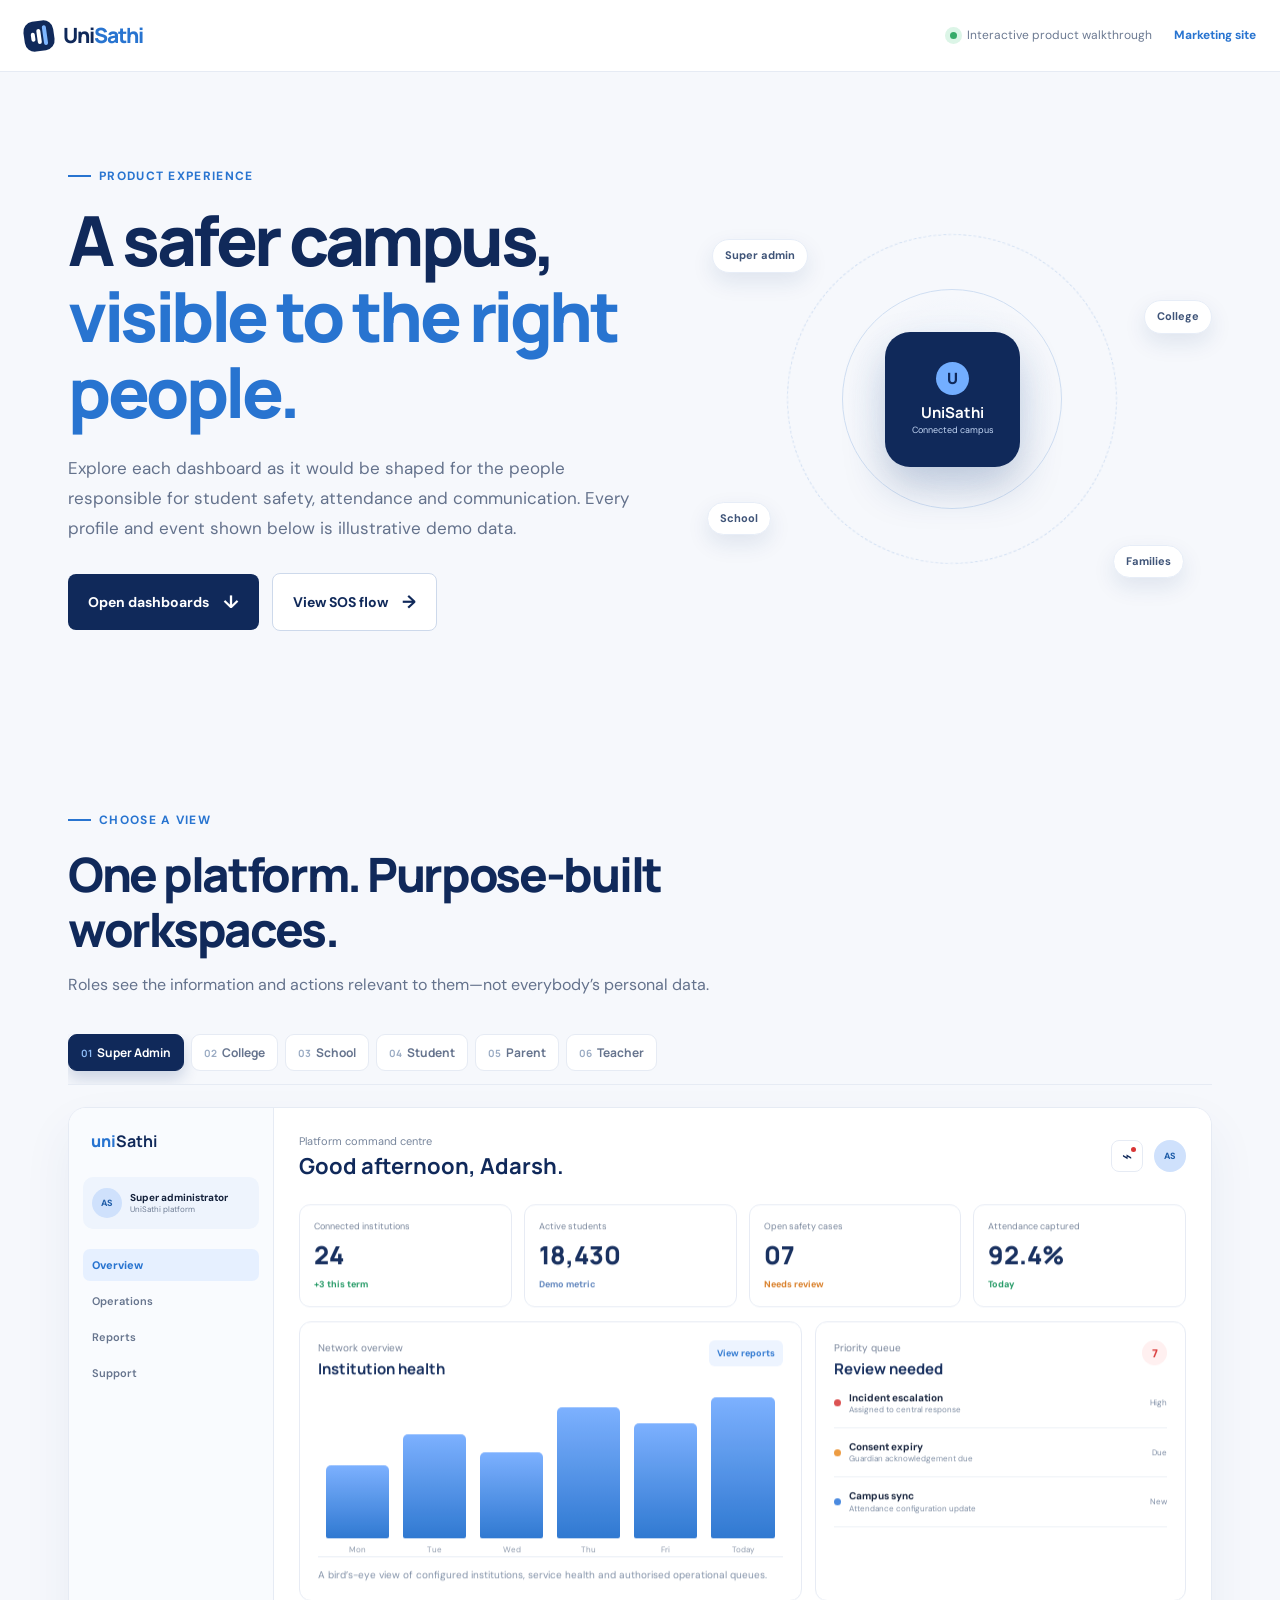
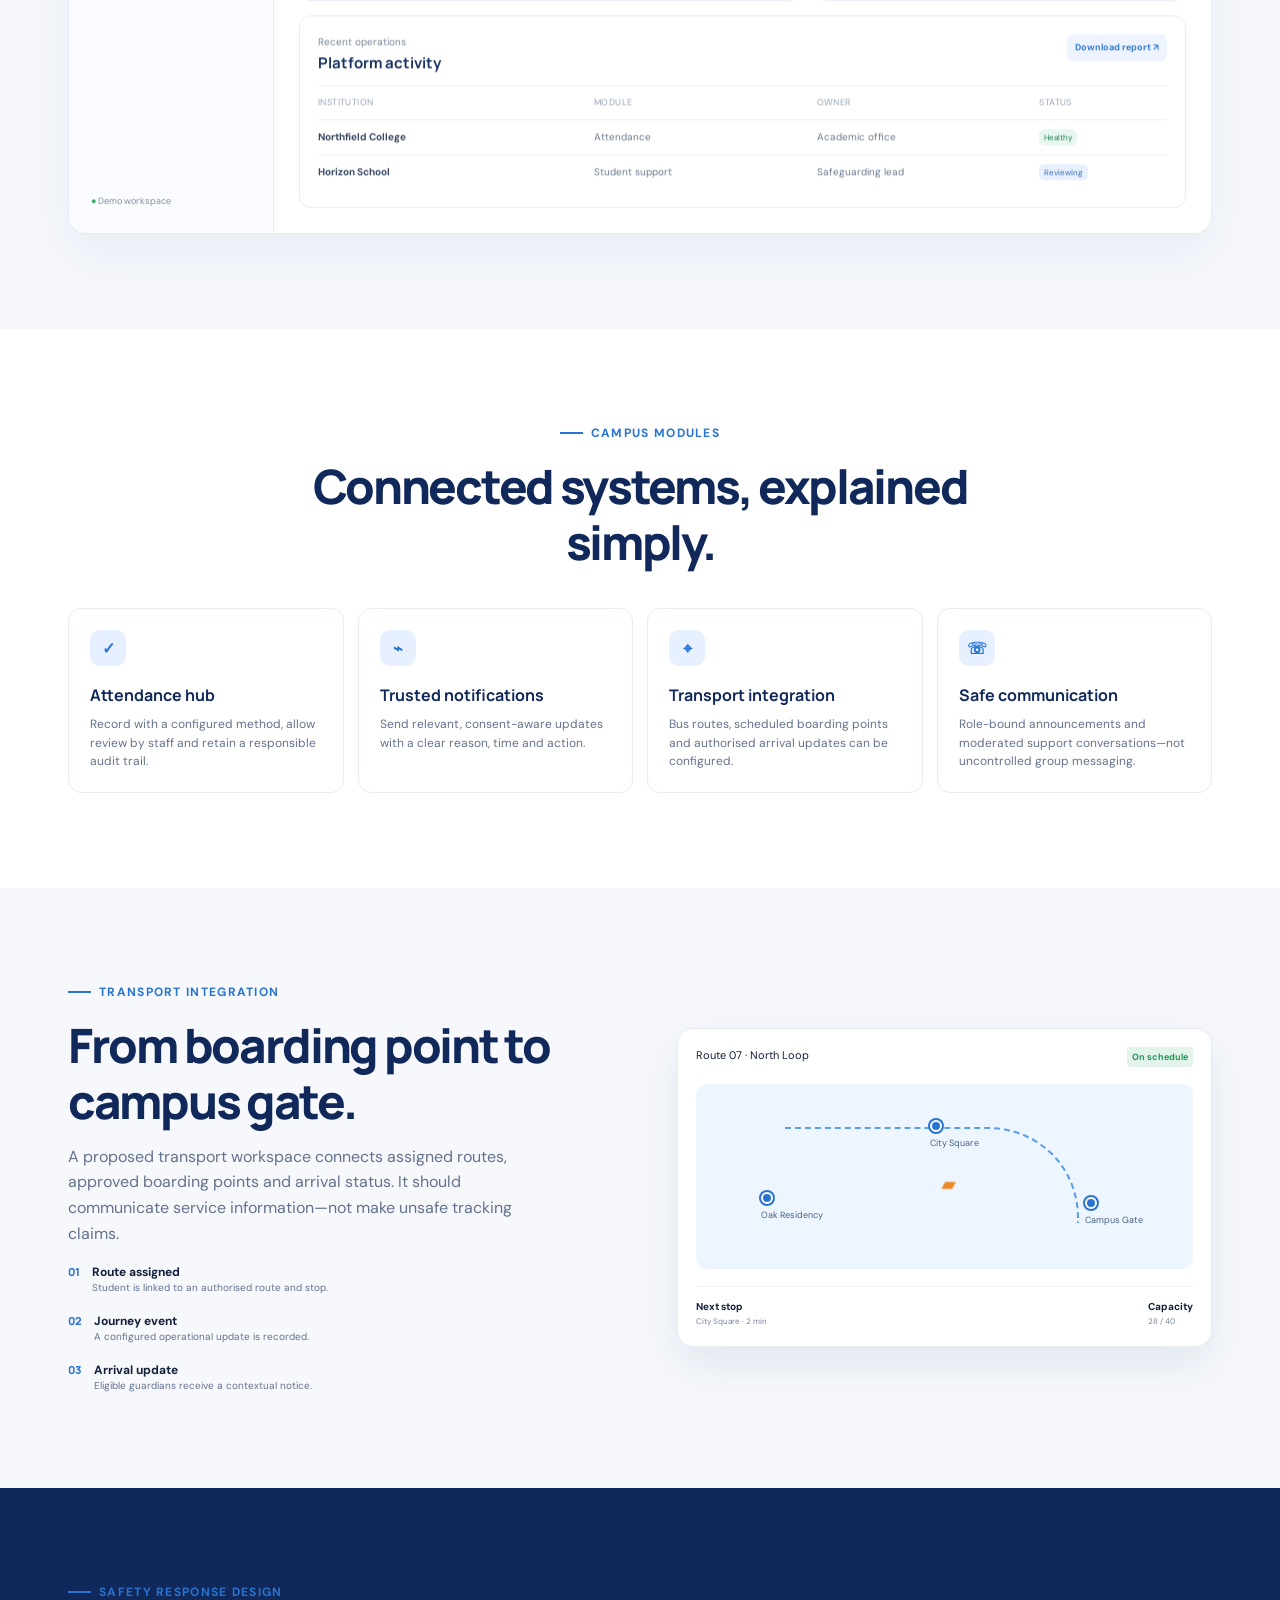
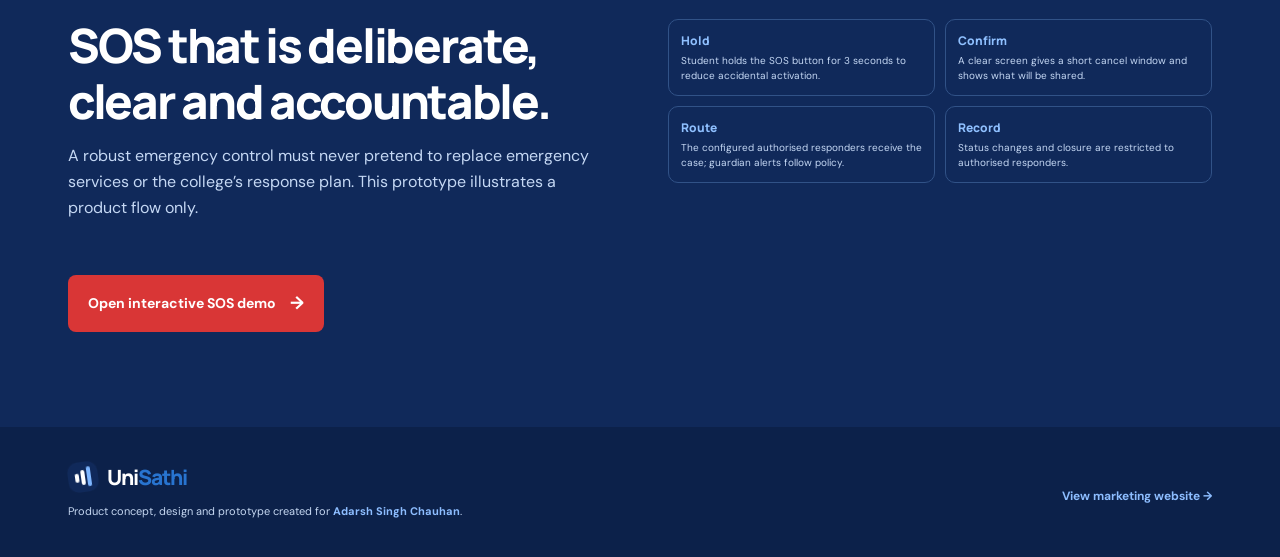
<file: index.html>
<!doctype html>
<html lang="en">
<head>
  <meta charset="utf-8">
  <meta name="viewport" content="width=device-width, initial-scale=1">
  <meta http-equiv="refresh" content="0; url=dashboard-demo.html">
  <title>UniSathi Preview</title>
</head>
<body>
  <p>Opening the <a href="dashboard-demo.html">UniSathi interactive product experience</a>…</p>
</body>
</html>
</file>
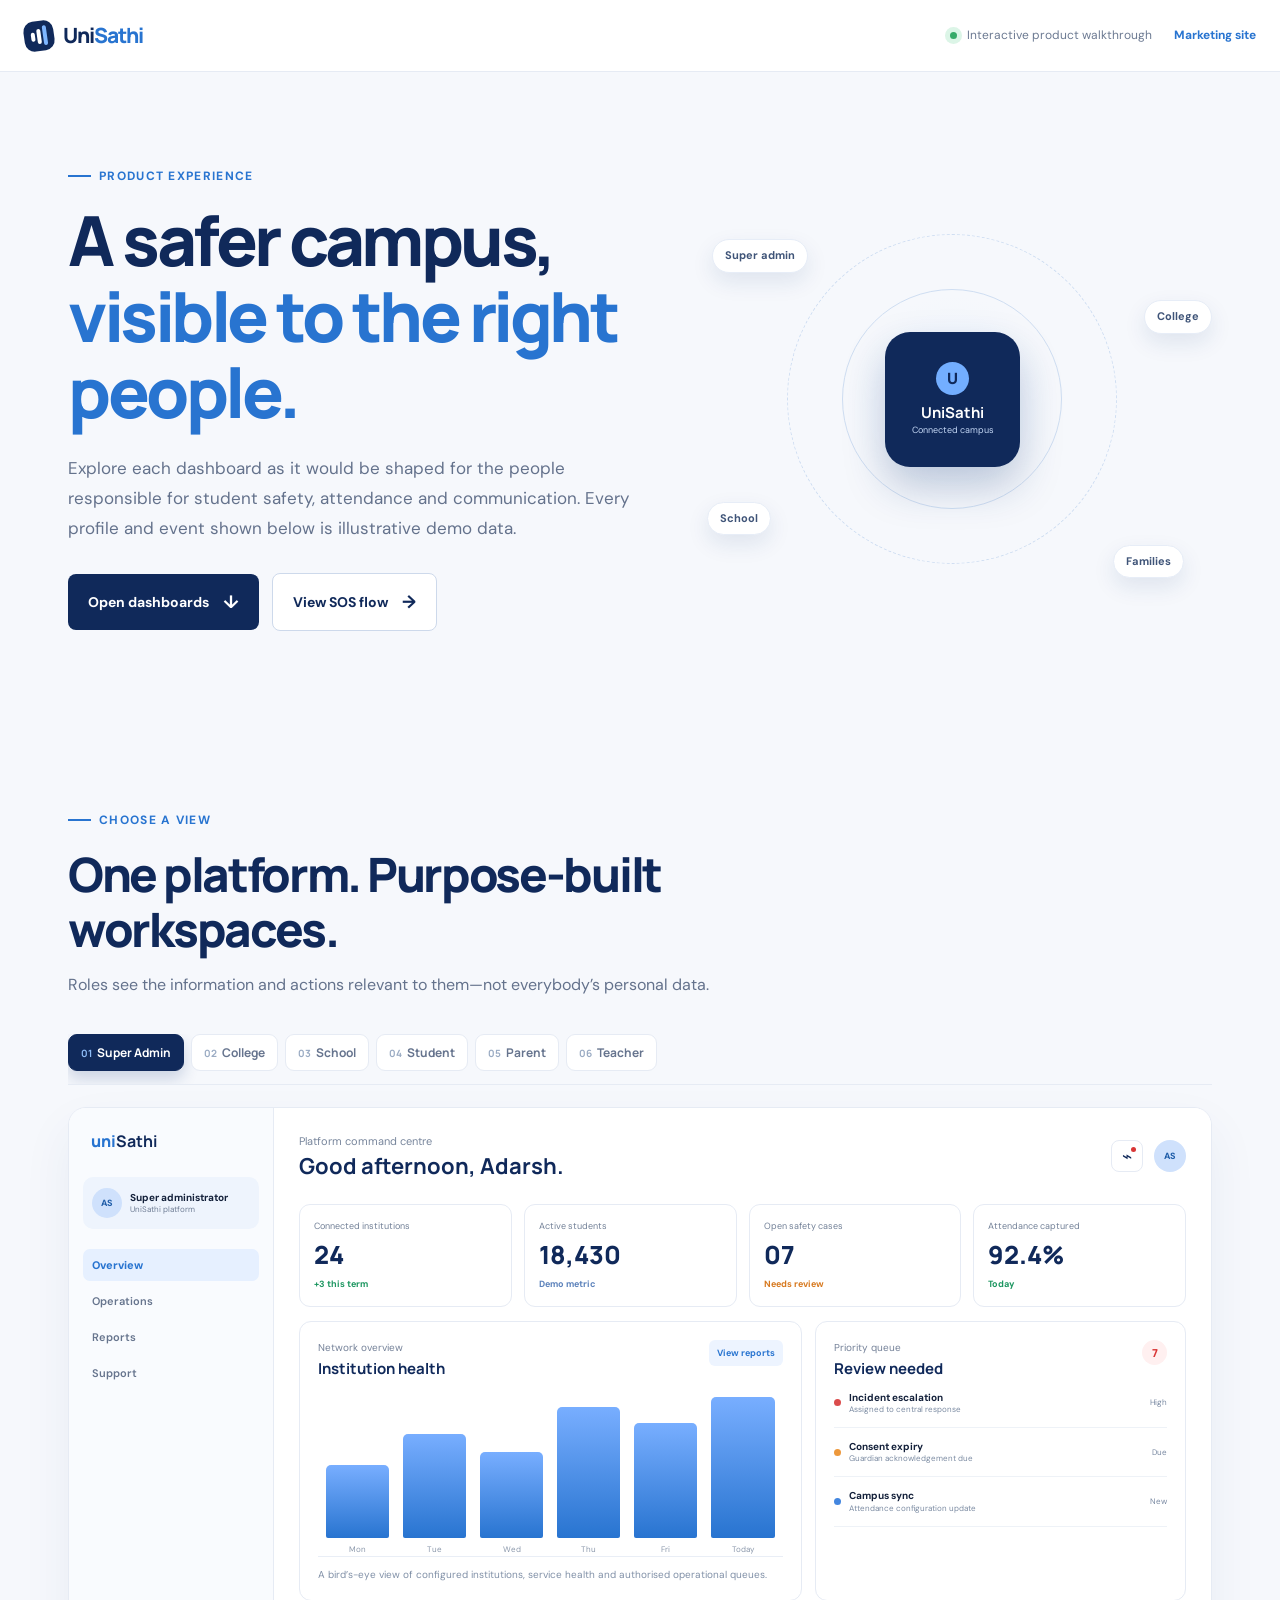
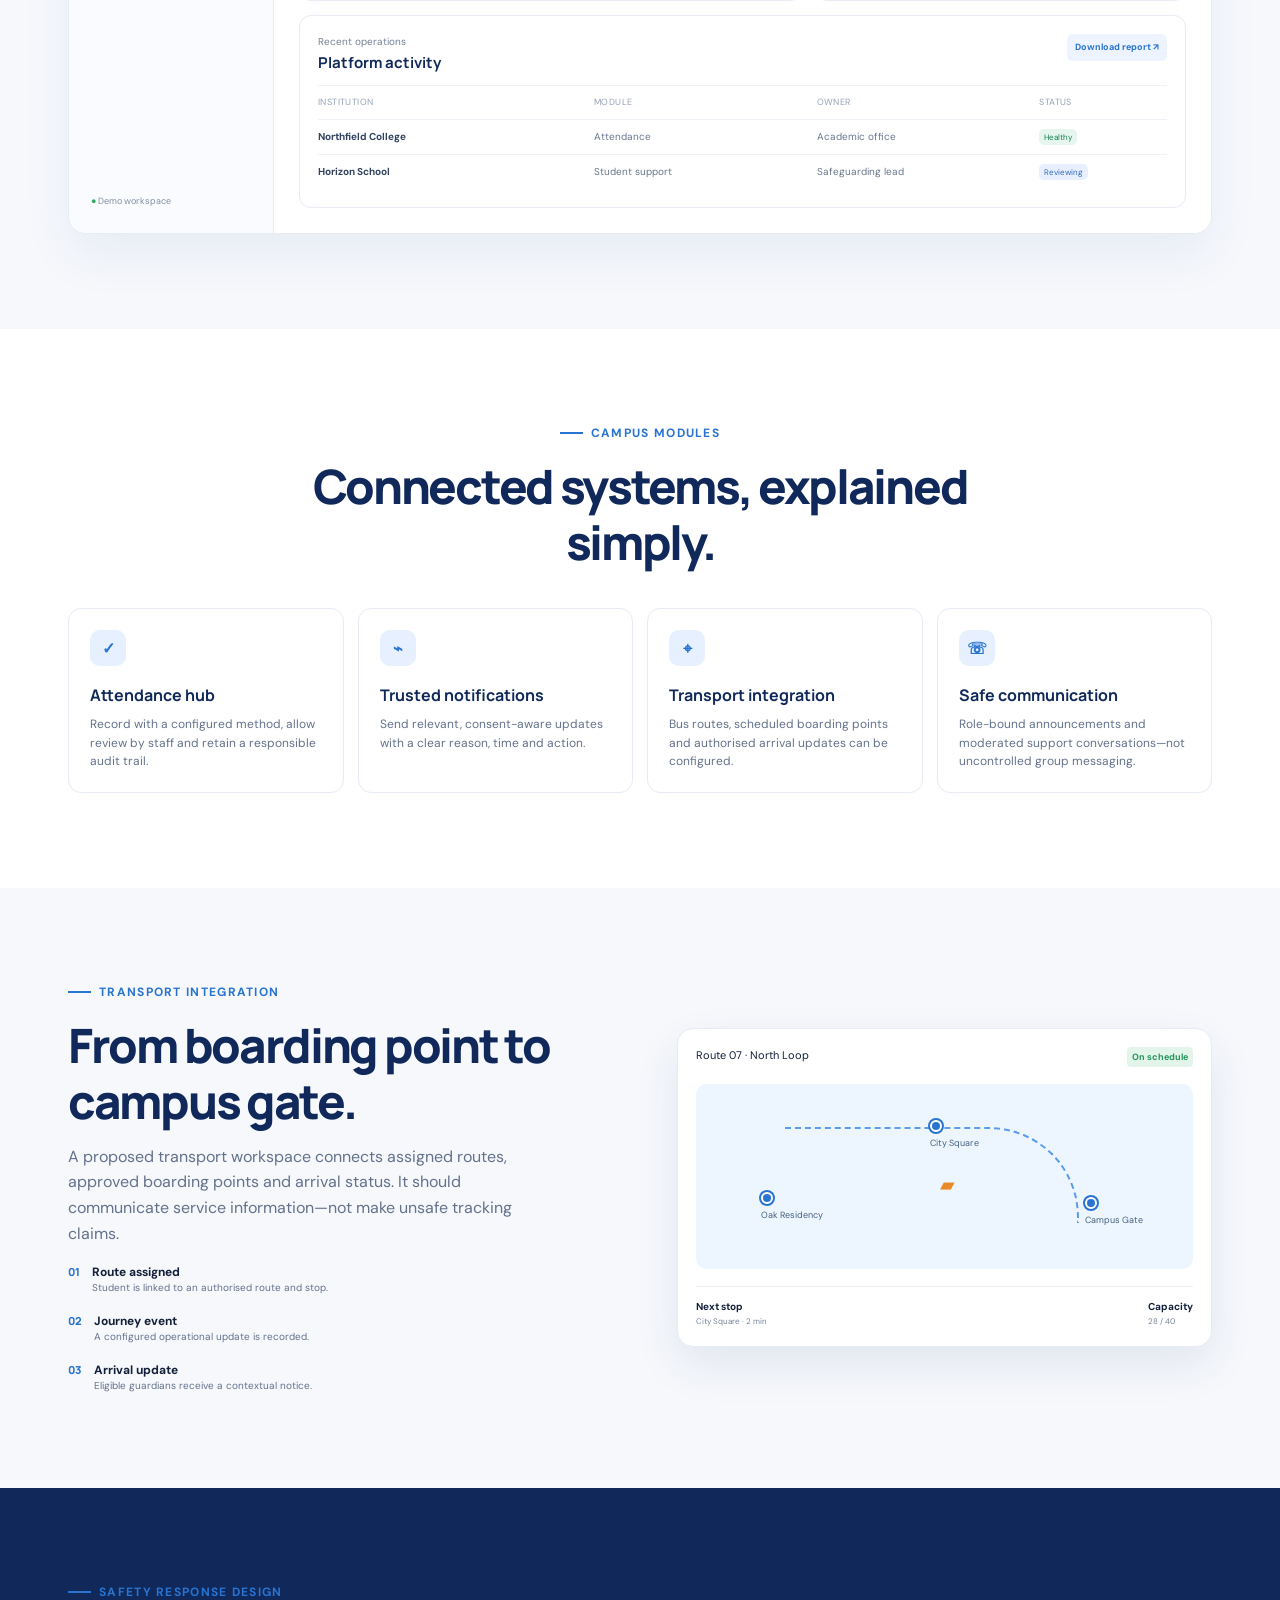
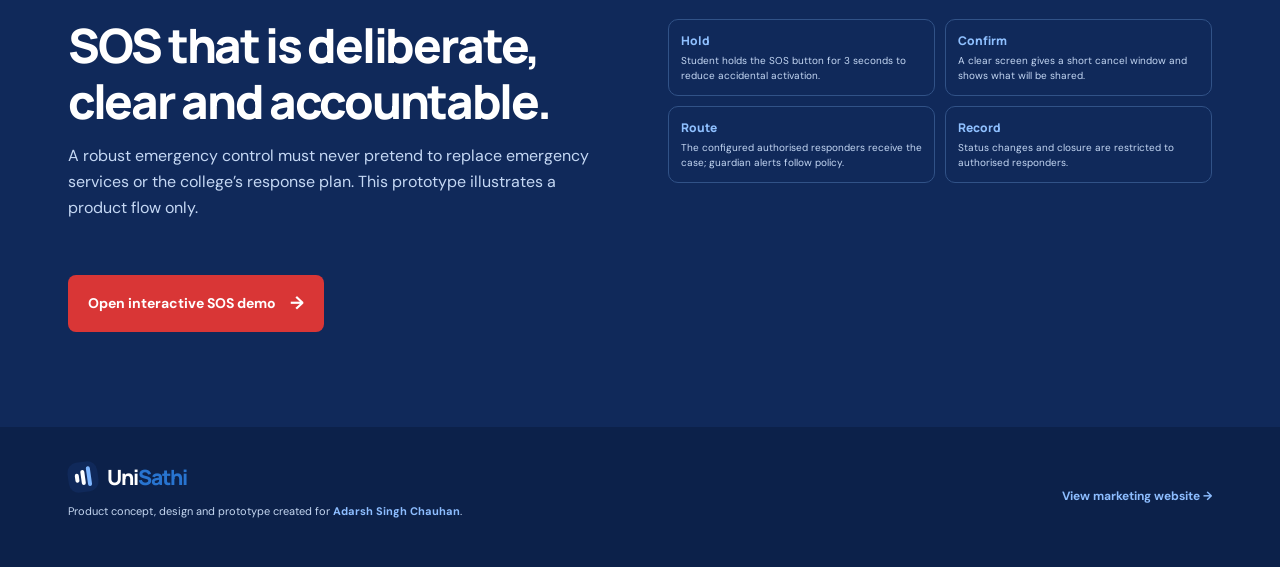
<file: dashboard-demo.html>
<!doctype html>
<html lang="en"><head><meta charset="utf-8"><meta name="viewport" content="width=device-width,initial-scale=1"><title>UniSathi | Interactive Platform Experience</title><link rel="preconnect" href="https://fonts.googleapis.com"><link rel="stylesheet" href="https://fonts.googleapis.com/css2?family=DM+Sans:wght@400;500;600;700&family=Manrope:wght@500;600;700;800&display=swap"><link rel="stylesheet" href="unisathi/assets/css/main.css"><link rel="stylesheet" href="unisathi/assets/css/showcase.css"></head>
<body class="experience-body"><header class="experience-header"><a class="brand" href="unisathi-preview.html"><span class="brand-mark"><i></i><i></i><i></i></span><span>Uni<span>Sathi</span></span></a><div class="header-status"><span class="live-dot"></span> Interactive product walkthrough <a href="unisathi-preview.html">Marketing site</a></div></header>
<main><section class="experience-hero"><div><p class="eyebrow"><span></span>Product experience</p><h1>A safer campus,<br><em>visible to the right people.</em></h1><p>Explore each dashboard as it would be shaped for the people responsible for student safety, attendance and communication. Every profile and event shown below is illustrative demo data.</p><div class="hero-buttons"><a class="button button-primary" href="#explorer">Open dashboards <b>↓</b></a><button class="button outline-button" data-open-sos>View SOS flow <b>→</b></button></div></div><div class="hero-orbit" aria-hidden="true"><div class="orbit-ring ring-a"></div><div class="orbit-ring ring-b"></div><div class="orbit-centre"><span>U</span><b>UniSathi</b><small>Connected campus</small></div><div class="orbit-pill p-one">Super admin</div><div class="orbit-pill p-two">College</div><div class="orbit-pill p-three">School</div><div class="orbit-pill p-four">Families</div></div></section>

<section class="experience-section explorer" id="explorer"><div class="experience-heading"><p class="eyebrow"><span></span>Choose a view</p><h2>One platform. Purpose-built workspaces.</h2><p>Roles see the information and actions relevant to them—not everybody’s personal data.</p></div><div class="role-tabs" role="tablist" aria-label="UniSathi dashboard roles"><button role="tab" aria-selected="true" data-view="super"><span>01</span>Super Admin</button><button role="tab" aria-selected="false" data-view="college"><span>02</span>College</button><button role="tab" aria-selected="false" data-view="school"><span>03</span>School</button><button role="tab" aria-selected="false" data-view="student"><span>04</span>Student</button><button role="tab" aria-selected="false" data-view="parent"><span>05</span>Parent</button><button role="tab" aria-selected="false" data-view="teacher"><span>06</span>Teacher</button></div>

<div class="product-shell"><aside class="app-sidebar"><div class="sidebar-brand"><span class="mini-brand">uni</span><b>Sathi</b></div><div class="side-person"><span class="profile-avatar">AS</span><div><b id="role-name">Super administrator</b><small id="role-org">UniSathi platform</small></div></div><nav><a class="selected" href="#explorer">Overview</a><a href="#features">Operations</a><a href="#workflow">Reports</a><a href="#support">Support</a></nav><div class="side-footer"><span>●</span> Demo workspace</div></aside>
<div class="app-content">
<div class="app-topbar"><div><p id="welcome-label">Platform command centre</p><h3 id="dashboard-title">Good afternoon, Adarsh.</h3></div><div class="top-actions"><button aria-label="Notifications">⌁<i></i></button><span class="avatar-top">AS</span></div></div>

<div class="dashboard-view active" data-panel="super"><div class="metric-grid"><article><small>Connected institutions</small><b>24</b><span class="up">+3 this term</span></article><article><small>Active students</small><b>18,430</b><span class="neutral">Demo metric</span></article><article><small>Open safety cases</small><b>07</b><span class="review">Needs review</span></article><article><small>Attendance captured</small><b>92.4%</b><span class="up">Today</span></article></div><div class="command-grid"><article class="wide-card"><div class="card-head"><div><p>Network overview</p><h4>Institution health</h4></div><button class="card-button">View reports</button></div><div class="bar-chart"><div><i style="height:46%"></i><span>Mon</span></div><div><i style="height:65%"></i><span>Tue</span></div><div><i style="height:54%"></i><span>Wed</span></div><div><i style="height:82%"></i><span>Thu</span></div><div><i style="height:72%"></i><span>Fri</span></div><div><i style="height:91%"></i><span>Today</span></div></div><p class="card-note">A bird’s-eye view of configured institutions, service health and authorised operational queues.</p></article><article class="queue-card"><div class="card-head"><div><p>Priority queue</p><h4>Review needed</h4></div><span class="count-badge">7</span></div><div class="queue-item"><i class="q-red"></i><span><b>Incident escalation</b><small>Assigned to central response</small></span><em>High</em></div><div class="queue-item"><i class="q-orange"></i><span><b>Consent expiry</b><small>Guardian acknowledgement due</small></span><em>Due</em></div><div class="queue-item"><i class="q-blue"></i><span><b>Campus sync</b><small>Attendance configuration update</small></span><em>New</em></div></article></div><div class="table-card"><div class="card-head"><div><p>Recent operations</p><h4>Platform activity</h4></div><button class="text-control">Download report ↗</button></div><div class="activity-row header-row"><span>Institution</span><span>Module</span><span>Owner</span><span>Status</span></div><div class="activity-row"><span><b>Northfield College</b></span><span>Attendance</span><span>Academic office</span><span><i class="status-green">Healthy</i></span></div><div class="activity-row"><span><b>Horizon School</b></span><span>Student support</span><span>Safeguarding lead</span><span><i class="status-blue">Reviewing</i></span></div></div></div>

<div class="dashboard-view" data-panel="college"><div class="metric-grid"><article><small>Students on campus</small><b>2,486</b><span class="up">Illustrative</span></article><article><small>Attendance today</small><b>94.1%</b><span class="up">+1.2% vs. yesterday</span></article><article><small>Gate events</small><b>138</b><span class="neutral">Verified records</span></article><article><small>Response queue</small><b>03</b><span class="review">Assigned cases</span></article></div><div class="command-grid"><article class="wide-card campus-map"><div class="card-head"><div><p>Campus operations</p><h4>Configured campus zones</h4></div><span class="map-legend">● Normal activity</span></div><div class="map-canvas"><span class="building b1">Main block</span><span class="building b2">Library</span><span class="building b3">Gate 2</span><span class="route-line"></span><i class="map-person">R</i></div><p class="card-note">Zone data should be limited to consented, policy-approved operational uses.</p></article><article class="queue-card"><div class="card-head"><div><p>Today’s controls</p><h4>Operational checklist</h4></div></div><div class="check-line"><span>✓</span> Attendance approvals pending <b>12</b></div><div class="check-line"><span>✓</span> Visitor access requests <b>04</b></div><div class="check-line"><span>!</span> Escalation review <b>03</b></div><button class="wide-action" data-open-sos>Open response centre →</button></article></div><div class="process-strip"><div><b>01</b><span><strong>Capture</strong><small>Attendance, gate or support event.</small></span></div><div><b>02</b><span><strong>Verify</strong><small>Authorised staff checks details.</small></span></div><div><b>03</b><span><strong>Respond</strong><small>Route to the responsible team.</small></span></div><div><b>04</b><span><strong>Record</strong><small>Maintain an auditable outcome.</small></span></div></div></div>

<div class="dashboard-view" data-panel="school"><div class="metric-grid"><article><small>Present today</small><b>1,124</b><span class="up">Demo total</span></article><article><small>Classrooms synced</small><b>42/42</b><span class="up">Configured</span></article><article><small>Guardian updates</small><b>86</b><span class="neutral">Policy-based</span></article><article><small>Support referrals</small><b>05</b><span class="review">Safeguarding review</span></article></div><div class="school-layout"><article class="attendance-board"><div class="card-head"><div><p>Smart attendance</p><h4>Grade 10 · Section B</h4></div><span class="class-chip">Period 3</span></div><div class="attendance-summary"><div><b>31</b><small>Present</small></div><div><b>02</b><small>Awaiting</small></div><div><b>01</b><small>Excused</small></div></div><div class="roster"><div><span class="tiny-avatar">RK</span> Rahul Kumar <i>Present</i></div><div><span class="tiny-avatar orange-a">MS</span> Meera Shah <i>Present</i></div><div><span class="tiny-avatar purple-a">AK</span> Aman Khan <i class="pending">Review</i></div></div><button class="wide-action">Review attendance list →</button></article><article class="calendar-card"><p>School day</p><h4>Friday · 31 Oct</h4><div class="schedule"><span>08:30</span><b>Morning check-in</b><i>Complete</i></div><div class="schedule"><span>10:15</span><b>Period 3</b><i>Live</i></div><div class="schedule"><span>14:30</span><b>Guardian digest</b><i>Scheduled</i></div><p class="card-note">QR, BLE/NFC or GPS-supported attendance should only be enabled after technical and privacy validation.</p></article></div></div>

<div class="dashboard-view" data-panel="student"><div class="mobile-app-layout"><div class="student-phone"><div class="student-screen"><div class="phone-top"><span>9:41</span><span>● ◔</span></div><p>Welcome back,</p><h3>Rahul <i>●</i></h3><small>B.Tech · Section B</small><div class="student-status"><span>Campus status</span><b><i></i> On campus</b><small>Main Block · Demo location</small></div><div class="student-actions"><button><b>⌖</b>Check in</button><button><b>✓</b>Attendance</button><button><b>☰</b>Support</button><button data-open-sos><b>!</b>SOS</button></div><div class="student-card"><p>Today</p><b>Period 3 · Present</b><small>Your teacher has approved this attendance record.</small></div><div class="student-nav"><span>⌂</span><span>◷</span><span>◌</span><span>◉</span></div></div></div><div class="student-copy"><p class="eyebrow"><span></span>Student app</p><h3>A calm, clear companion—not a surveillance screen.</h3><p>The student can view their own attendance, receive approved campus notices, request support, see transparent sharing status and activate SOS when necessary.</p><div class="feature-bullets"><div><b>Transparent status</b><span>Shows what is being shared and why.</span></div><div><b>Support reporting</b><span>Provides a respectful route for bullying, ragging or wellbeing concerns.</span></div><div><b>Emergency assistance</b><span>Uses a deliberate hold-to-send SOS control with confirmation.</span></div></div></div></div></div>

<div class="dashboard-view" data-panel="parent"><div class="parent-layout"><article class="guardian-summary"><p>Good evening,</p><h3>Priya</h3><small>Linked to Rahul Kumar · Demo profile</small><div class="guardian-student"><span>R</span><div><b>Rahul Kumar</b><small>On campus · Main Block</small></div><i>●</i></div><div class="guardian-tabs"><b>Overview</b><span>Attendance</span><span>Reports</span></div><div class="parent-timeline"><div><i class="dot-green"></i><span><b>Attendance approved</b><small>Period 3 · 10:32 AM</small></span></div><div><i class="dot-blue"></i><span><b>Campus entry recorded</b><small>Main gate · 10:04 AM</small></span></div><div><i class="dot-orange"></i><span><b>Guardian notice</b><small>Digest preference enabled</small></span></div></div></article><article class="parent-copy"><p class="eyebrow"><span></span>Parent app</p><h3>Reassurance through relevant, policy-based updates.</h3><p>Parents receive only the alerts the institution has configured and the guardian is entitled to receive: attendance updates, approved arrival/exit information, and response-status updates when escalation rules require it.</p><div class="notification-rule"><b>Notification design rule</b><span>Use clear context, a timestamp, next action and an acknowledgement route—not alarming or vague alerts.</span></div><button class="button button-primary">View a sample report →</button></article></div></div>

<div class="dashboard-view" data-panel="teacher"><div class="teacher-layout"><article class="teacher-list"><div class="card-head"><div><p>Classroom workspace</p><h4>Period 3 · B.Tech B</h4></div><span class="class-chip">32 students</span></div><div class="teacher-tabs"><b>Attendance</b><span>Announcements</span><span>Messages</span></div><div class="student-row"><span class="tiny-avatar">RK</span><b>Rahul Kumar</b><small>Present</small><button>✓</button></div><div class="student-row"><span class="tiny-avatar orange-a">MS</span><b>Meera Shah</b><small>Present</small><button>✓</button></div><div class="student-row"><span class="tiny-avatar purple-a">AK</span><b>Aman Khan</b><small>Needs review</small><button>…</button></div><button class="wide-action">Approve attendance · 31/32 →</button></article><article class="teacher-copy"><p class="eyebrow"><span></span>Teacher app</p><h3>Less admin work. More useful classroom context.</h3><p>Teachers record or review attendance, send class announcements and route student concerns through authorised school/college processes. Sensitive incidents should never be handled in a casual group chat.</p><div class="chat-preview"><div class="chat-head"><span>Class announcements</span><i>New</i></div><p><b>Dr. Sharma</b> · Lab session starts at 2:00 PM in Block C.</p><small>Visible to B.Tech B · 12:05 PM</small></div></article></div></div>
</div></div></section>

<section class="experience-section feature-lane" id="features"><div class="experience-heading centred"><p class="eyebrow"><span></span>Campus modules</p><h2>Connected systems, explained simply.</h2></div><div class="module-grid"><article><span>✓</span><h3>Attendance hub</h3><p>Record with a configured method, allow review by staff and retain a responsible audit trail.</p></article><article><span>⌁</span><h3>Trusted notifications</h3><p>Send relevant, consent-aware updates with a clear reason, time and action.</p></article><article><span>⌖</span><h3>Transport integration</h3><p>Bus routes, scheduled boarding points and authorised arrival updates can be configured.</p></article><article><span>☏</span><h3>Safe communication</h3><p>Role-bound announcements and moderated support conversations—not uncontrolled group messaging.</p></article></div></section>

<section class="experience-section bus-section"><div class="bus-copy"><p class="eyebrow"><span></span>Transport integration</p><h2>From boarding point to campus gate.</h2><p>A proposed transport workspace connects assigned routes, approved boarding points and arrival status. It should communicate service information—not make unsafe tracking claims.</p><div class="bus-steps"><div><b>01</b><span><strong>Route assigned</strong><small>Student is linked to an authorised route and stop.</small></span></div><div><b>02</b><span><strong>Journey event</strong><small>A configured operational update is recorded.</small></span></div><div><b>03</b><span><strong>Arrival update</strong><small>Eligible guardians receive a contextual notice.</small></span></div></div></div><div class="bus-ui"><div class="bus-top"><span>Route 07 · North Loop</span><b>On schedule</b></div><div class="route-map"><i class="route-dash"></i><span class="stop s1">Oak Residency</span><span class="stop s2">City Square</span><span class="stop s3">Campus Gate</span><span class="bus-marker">▰</span></div><div class="bus-bottom"><span><b>Next stop</b><small>City Square · 2 min</small></span><span><b>Capacity</b><small>28 / 40</small></span></div></div></section>

<section class="experience-section support-section" id="support"><div><p class="eyebrow"><span></span>Safety response design</p><h2>SOS that is deliberate, clear and accountable.</h2><p>A robust emergency control must never pretend to replace emergency services or the college’s response plan. This prototype illustrates a product flow only.</p></div><div class="sos-how"><div><b>Hold</b><span>Student holds the SOS button for 3 seconds to reduce accidental activation.</span></div><div><b>Confirm</b><span>A clear screen gives a short cancel window and shows what will be shared.</span></div><div><b>Route</b><span>The configured authorised responders receive the case; guardian alerts follow policy.</span></div><div><b>Record</b><span>Status changes and closure are restricted to authorised responders.</span></div></div><button class="button sos-button" data-open-sos>Open interactive SOS demo <b>→</b></button></section>
</main><footer class="experience-footer"><div><a class="brand" href="unisathi-preview.html"><span class="brand-mark"><i></i><i></i><i></i></span><span>Uni<span>Sathi</span></span></a><p>Product concept, design and prototype created for <a href="https://github.com/Adarsh-Singh-Chauhan" target="_blank" rel="noreferrer">Adarsh Singh Chauhan</a>.</p></div><a href="unisathi-preview.html">View marketing website →</a></footer>
<div class="sos-modal" aria-hidden="true" role="dialog" aria-modal="true" aria-labelledby="sos-title"><div class="modal-card"><button class="modal-close" aria-label="Close SOS demo">×</button><p class="eyebrow"><span></span>Illustrative SOS interaction</p><div class="sos-stage" data-stage="ready"><div class="sos-icon">SOS</div><h2 id="sos-title">Need immediate help?</h2><p class="stage-copy">This demo does not contact anyone. In a real product, the institution defines responders, acknowledgement expectations and escalation rules.</p><button class="hold-button" data-hold-sos><span>Press and hold to send</span><i></i></button><small class="hold-note">Hold for 3 seconds</small></div><div class="sos-progress"><span class="current">1</span><i></i><span>2</span><i></i><span>3</span></div><div class="sos-progress-labels"><span>Hold</span><span>Confirm</span><span>Route</span></div></div></div><script src="unisathi/assets/js/showcase.js"></script></body></html>
</file>
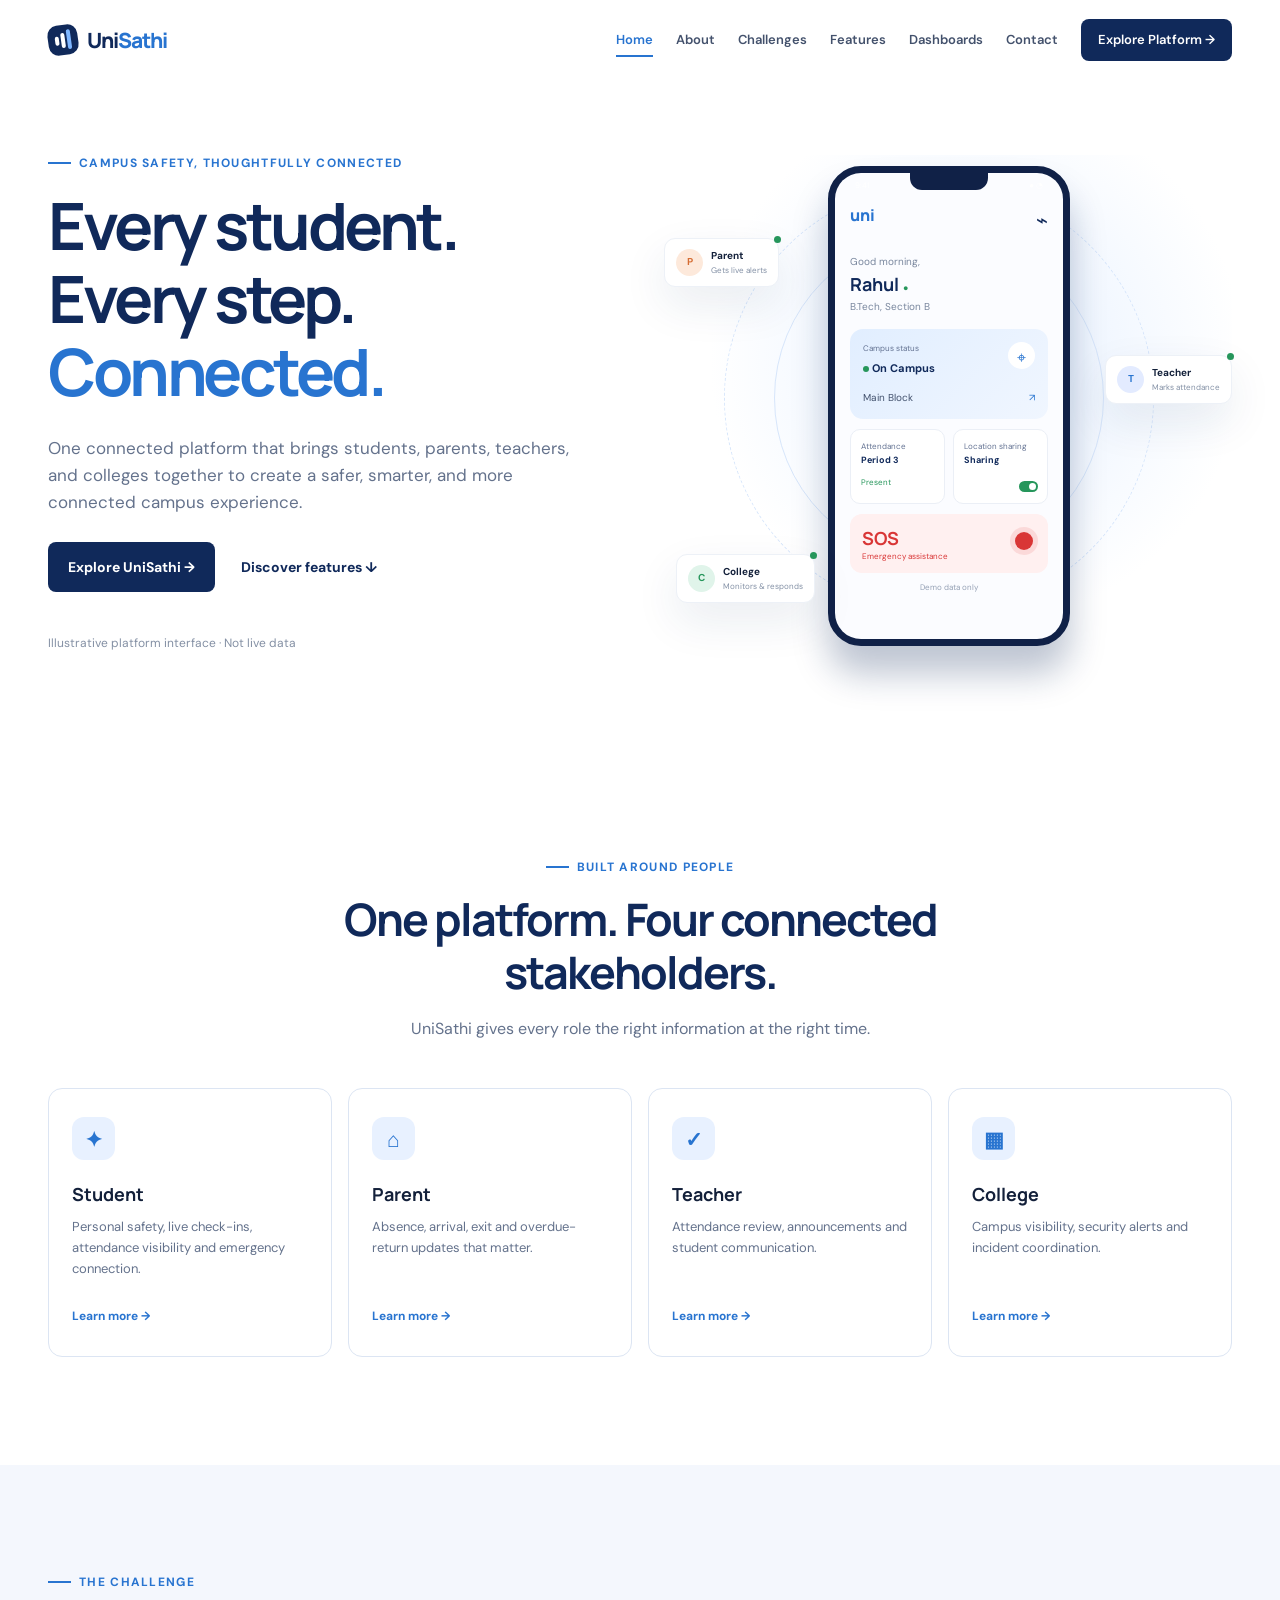
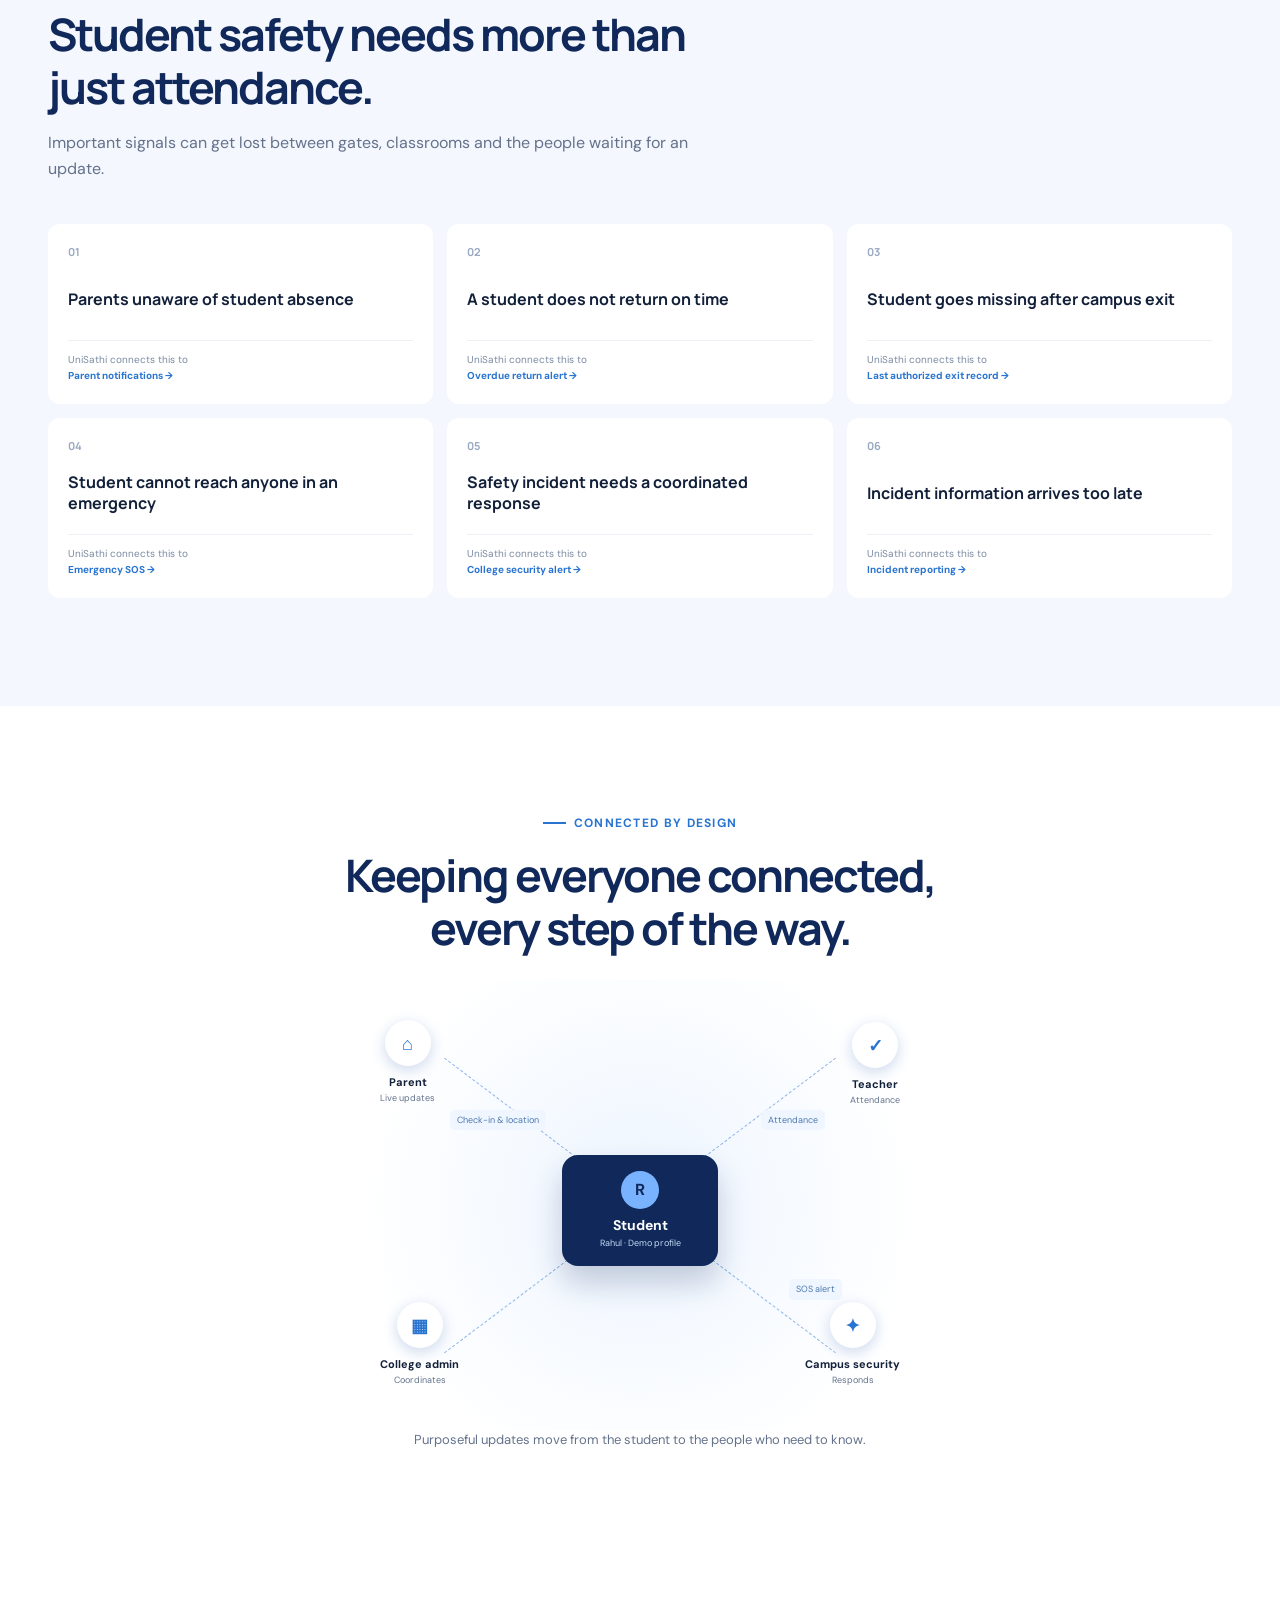
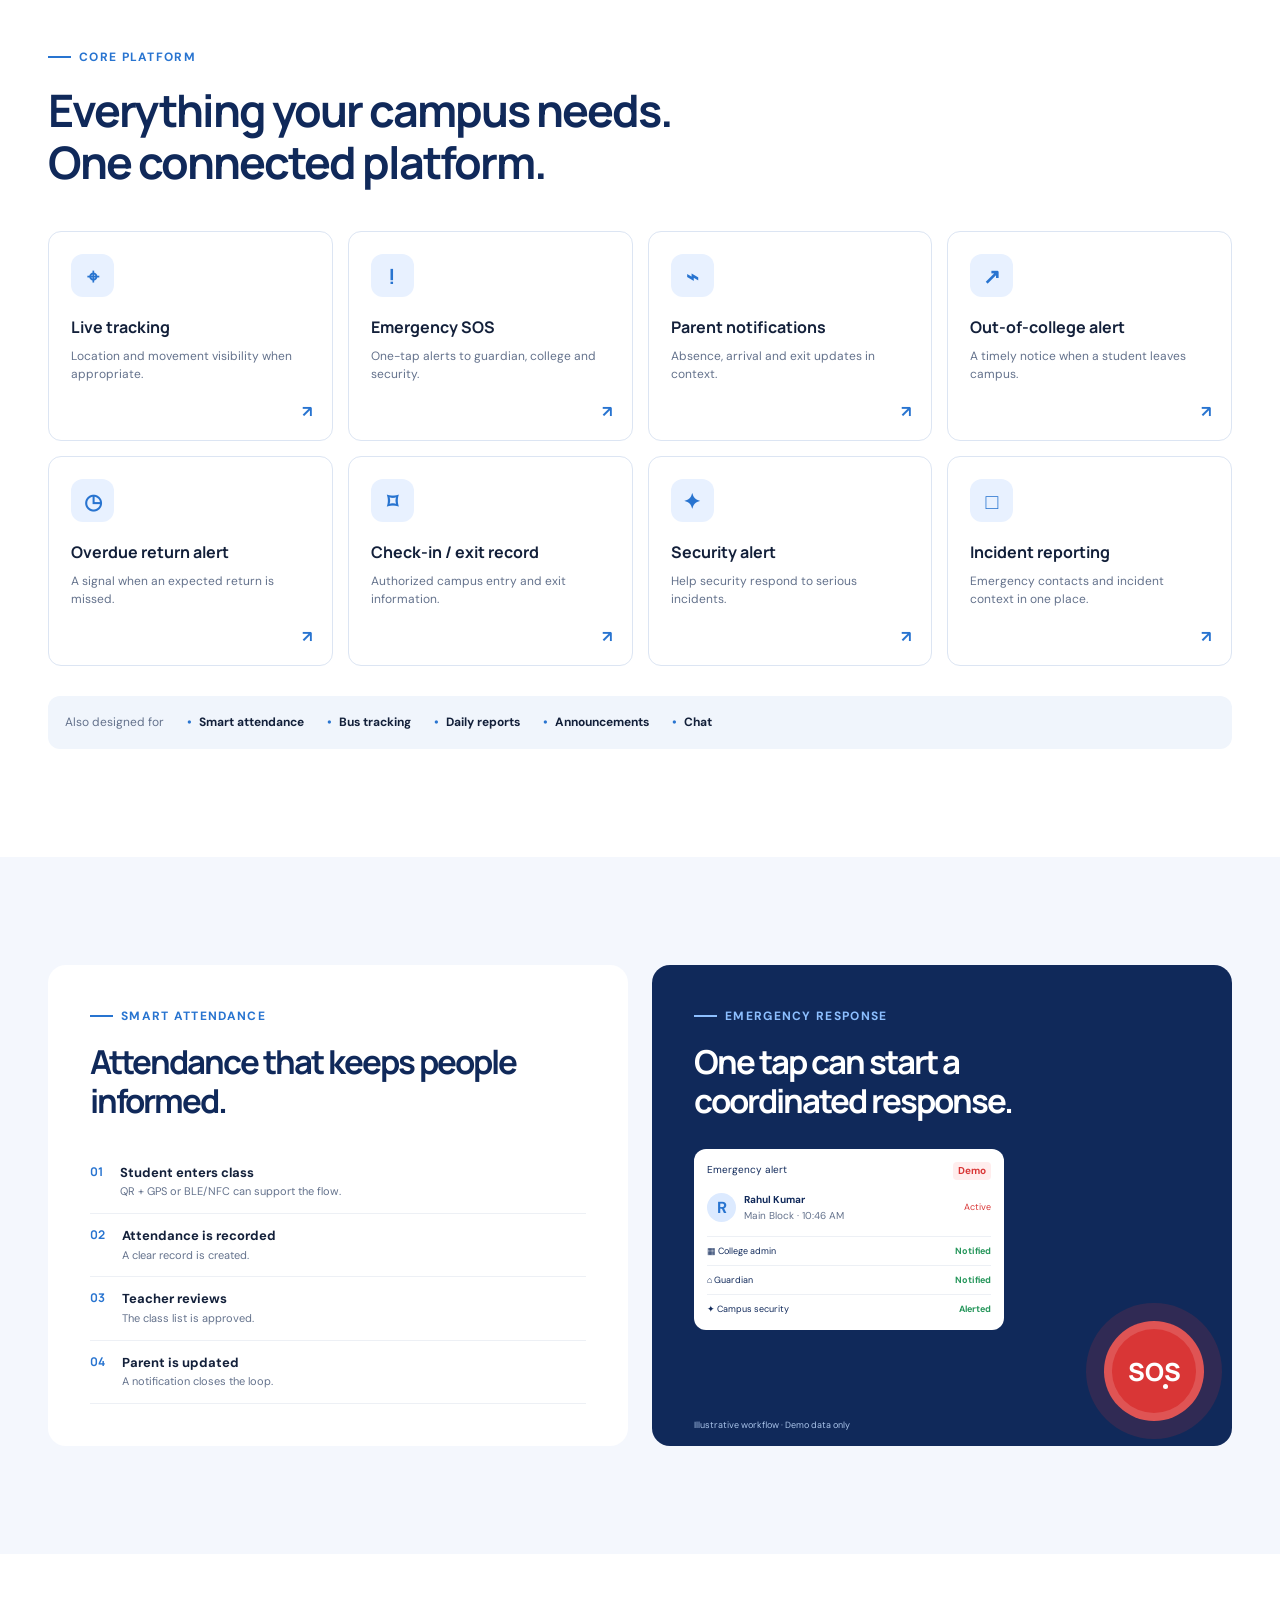
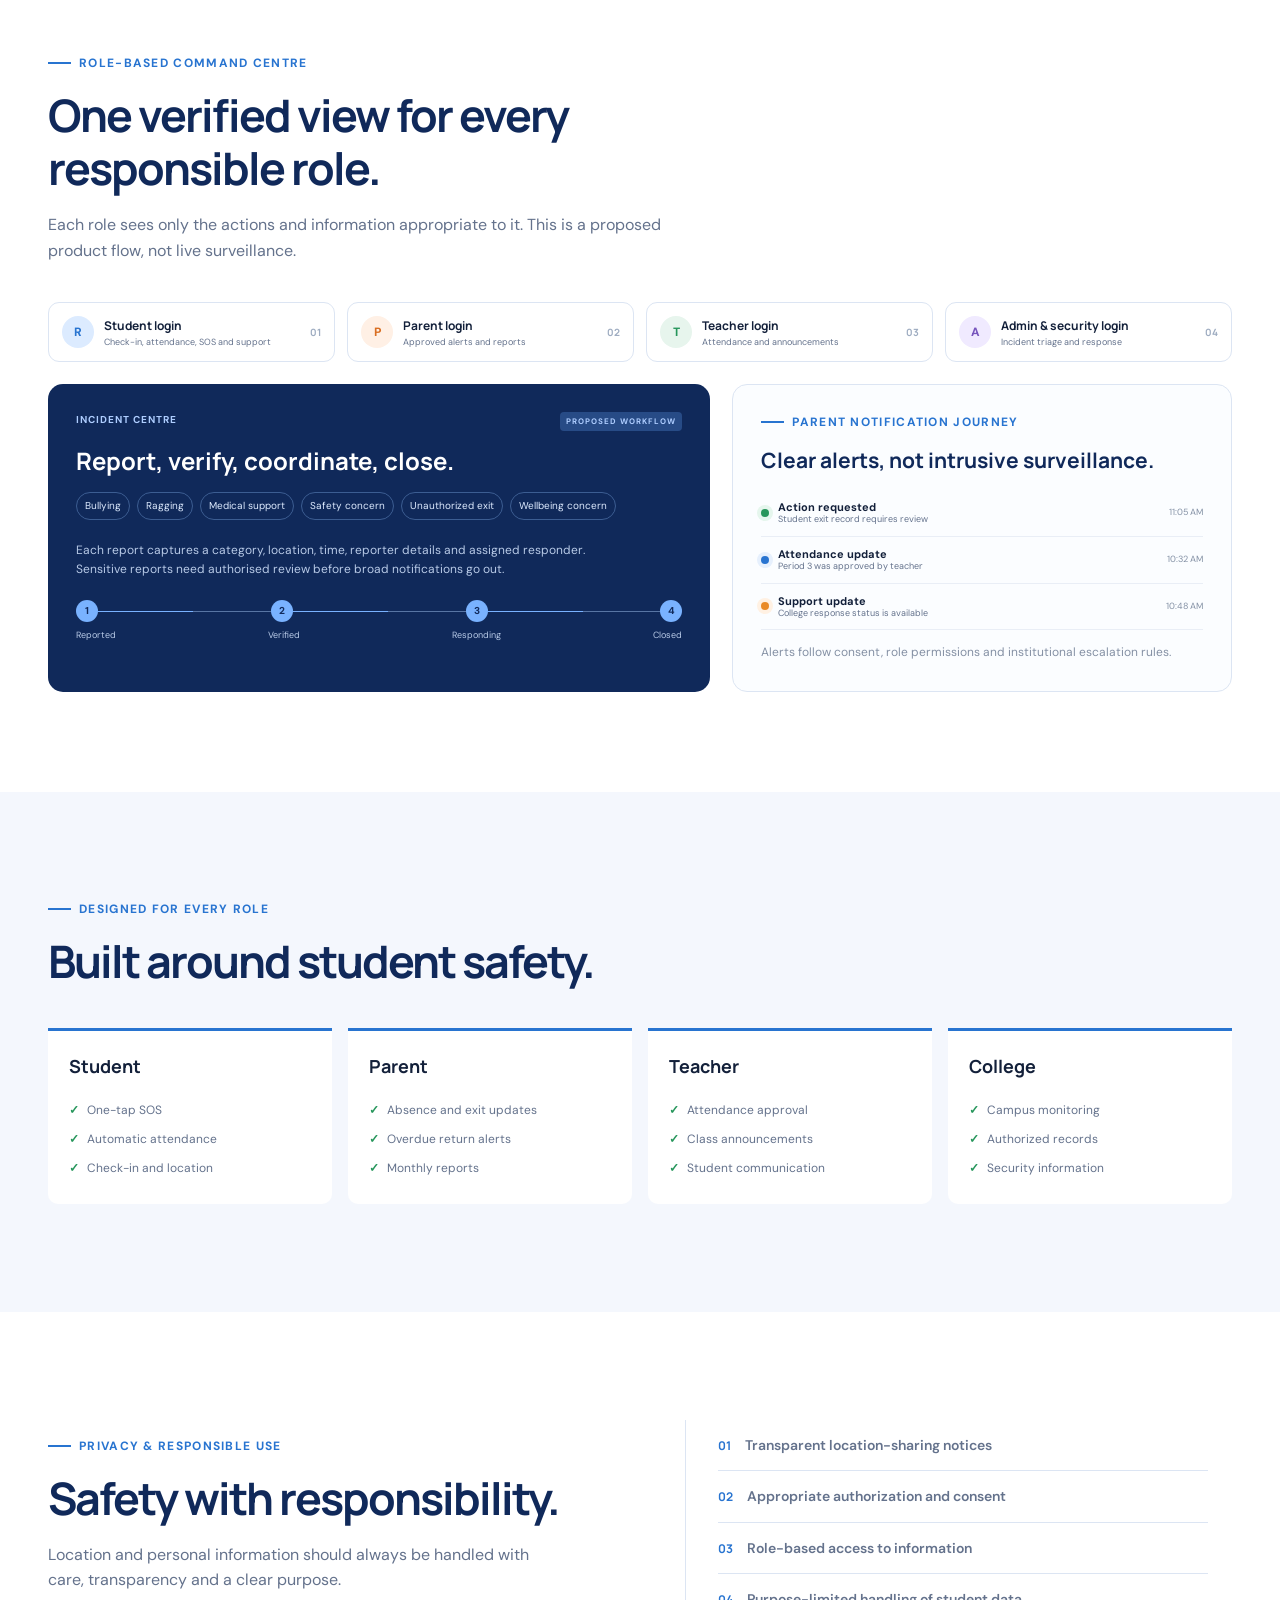
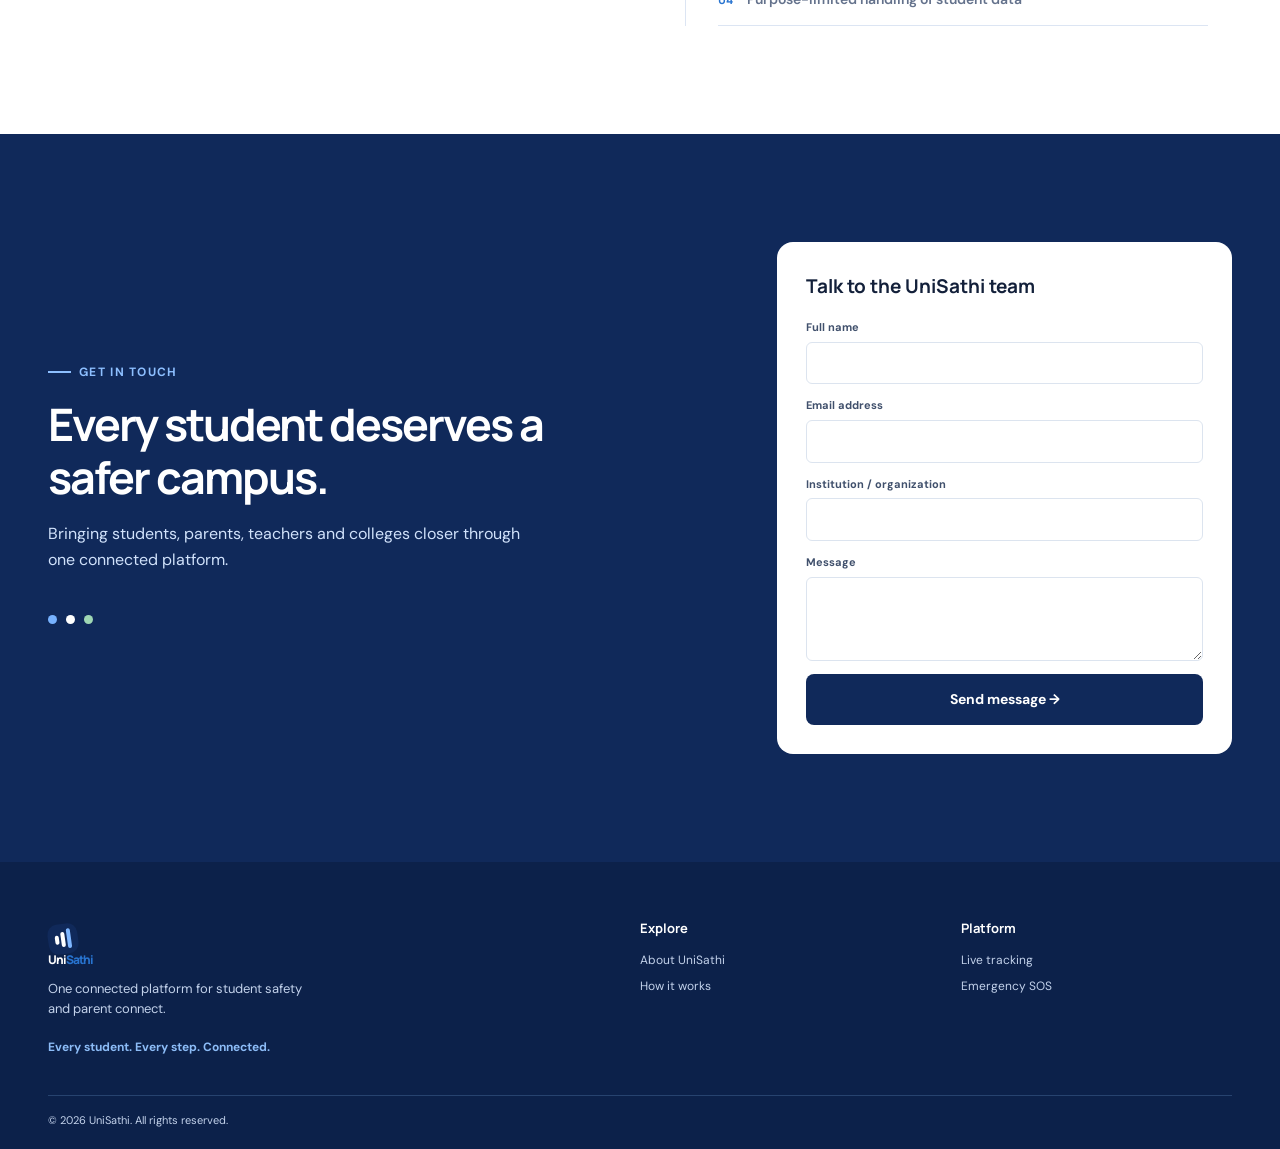
<file: unisathi-preview.html>
<!doctype html><html lang="en"><head><meta charset="utf-8"><meta name="viewport" content="width=device-width,initial-scale=1"><title>UniSathi — Product Preview</title><link rel="preconnect" href="https://fonts.googleapis.com"><link rel="stylesheet" href="https://fonts.googleapis.com/css2?family=DM+Sans:wght@400;500;600;700&family=Manrope:wght@600;700;800&display=swap"><link rel="stylesheet" href="unisathi/assets/css/main.css"></head><body>
<header class="site-header"><div class="nav-wrap"><a class="brand" href="#home"><span class="brand-mark"><i></i><i></i><i></i></span><span>Uni<span>Sathi</span></span></a><nav><a class="active" href="#home">Home</a><a href="#about">About</a><a href="#challenges">Challenges</a><a href="#features">Features</a><a href="dashboard-demo.html">Dashboards</a><a href="#contact">Contact</a><a class="nav-cta" href="dashboard-demo.html">Explore Platform →</a></nav></div></header>
<main id="home"><section class="hero section"><div class="hero-copy"><p class="eyebrow"><span></span>Campus safety, thoughtfully connected</p><h1>Every student.<br>Every step.<br><em>Connected.</em></h1><p class="lead">One connected platform that brings students, parents, teachers, and colleges together to create a safer, smarter, and more connected campus experience.</p><div class="actions"><a class="button button-primary" href="#how-it-works">Explore UniSathi →</a><a class="text-link" href="#features">Discover features ↓</a></div><p class="demo-note">Illustrative platform interface · Not live data</p></div><div class="hero-visual"><div class="orb orb-one"></div><div class="orb orb-two"></div><div class="stakeholder stakeholder-parent"><span class="avatar parent-avatar">P</span><span><b>Parent</b><small>Gets live alerts</small></span><i></i></div><div class="stakeholder stakeholder-teacher"><span class="avatar teacher-avatar">T</span><span><b>Teacher</b><small>Marks attendance</small></span><i></i></div><div class="stakeholder stakeholder-college"><span class="avatar college-avatar">C</span><span><b>College</b><small>Monitors & responds</small></span><i></i></div><div class="phone"><div class="phone-bar"><span>9:41</span><span>● ◔</span></div><div class="phone-inner"><div class="app-head"><span class="mini-brand">uni</span><span class="notification">⌁</span></div><p class="muted">Good morning,</p><h3>Rahul <span>●</span></h3><p class="course">B.Tech, Section B</p><div class="campus-card"><div><small>Campus status</small><strong><i></i> On Campus</strong></div><span class="map-pin">⌖</span><p>Main Block <span>↗</span></p></div><div class="phone-row"><div><small>Attendance</small><b>Period 3</b><em>Present</em></div><div><small>Location sharing</small><b>Sharing</b><span class="toggle on"></span></div></div><button class="sos">SOS <small>Emergency assistance</small><i></i></button><p class="phone-foot">Demo data only</p></div></div></div></section>
<section id="about" class="section about"><div class="section-heading centered"><p class="eyebrow"><span></span>Built around people</p><h2>One platform. Four connected stakeholders.</h2><p>UniSathi gives every role the right information at the right time.</p></div><div class="stakeholder-grid"><article class="role-card"><span class="role-icon">✦</span><h3>Student</h3><p>Personal safety, live check-ins, attendance visibility and emergency connection.</p><a href="#features">Learn more →</a></article><article class="role-card"><span class="role-icon">⌂</span><h3>Parent</h3><p>Absence, arrival, exit and overdue-return updates that matter.</p><a href="#features">Learn more →</a></article><article class="role-card"><span class="role-icon">✓</span><h3>Teacher</h3><p>Attendance review, announcements and student communication.</p><a href="#features">Learn more →</a></article><article class="role-card"><span class="role-icon">▦</span><h3>College</h3><p>Campus visibility, security alerts and incident coordination.</p><a href="#features">Learn more →</a></article></div></section>
<section id="challenges" class="section challenges"><div class="section-heading"><p class="eyebrow"><span></span>The challenge</p><h2>Student safety needs more than just attendance.</h2><p>Important signals can get lost between gates, classrooms and the people waiting for an update.</p></div><div class="challenge-grid"><article class="challenge-card"><span>01</span><h3>Parents unaware of student absence</h3><div><small>UniSathi connects this to</small><b>Parent notifications →</b></div></article><article class="challenge-card"><span>02</span><h3>A student does not return on time</h3><div><small>UniSathi connects this to</small><b>Overdue return alert →</b></div></article><article class="challenge-card"><span>03</span><h3>Student goes missing after campus exit</h3><div><small>UniSathi connects this to</small><b>Last authorized exit record →</b></div></article><article class="challenge-card"><span>04</span><h3>Student cannot reach anyone in an emergency</h3><div><small>UniSathi connects this to</small><b>Emergency SOS →</b></div></article><article class="challenge-card"><span>05</span><h3>Safety incident needs a coordinated response</h3><div><small>UniSathi connects this to</small><b>College security alert →</b></div></article><article class="challenge-card"><span>06</span><h3>Incident information arrives too late</h3><div><small>UniSathi connects this to</small><b>Incident reporting →</b></div></article></div></section>
<section id="how-it-works" class="section workflow"><div class="section-heading centered"><p class="eyebrow"><span></span>Connected by design</p><h2>Keeping everyone connected, every step of the way.</h2></div><div class="workflow-map"><div class="flow-lines"><i></i><i></i><i></i><i></i></div><div class="workflow-node parent-node"><span>⌂</span><b>Parent</b><small>Live updates</small></div><div class="workflow-node teacher-node"><span>✓</span><b>Teacher</b><small>Attendance</small></div><div class="workflow-node college-node"><span>▦</span><b>College admin</b><small>Coordinates</small></div><div class="workflow-node security-node"><span>✦</span><b>Campus security</b><small>Responds</small></div><div class="student-node"><span>R</span><b>Student</b><small>Rahul · Demo profile</small></div><div class="flow-label label-one">Check-in & location</div><div class="flow-label label-two">Attendance</div><div class="flow-label label-three">SOS alert</div></div><p class="map-caption">Purposeful updates move from the student to the people who need to know.</p></section>
<section id="features" class="section features"><div class="section-heading"><p class="eyebrow"><span></span>Core platform</p><h2>Everything your campus needs. One connected platform.</h2></div><div class="feature-grid"><article class="feature-card"><span class="feature-icon">⌖</span><h3>Live tracking</h3><p>Location and movement visibility when appropriate.</p><b>↗</b></article><article class="feature-card"><span class="feature-icon">!</span><h3>Emergency SOS</h3><p>One-tap alerts to guardian, college and security.</p><b>↗</b></article><article class="feature-card"><span class="feature-icon">⌁</span><h3>Parent notifications</h3><p>Absence, arrival and exit updates in context.</p><b>↗</b></article><article class="feature-card"><span class="feature-icon">↗</span><h3>Out-of-college alert</h3><p>A timely notice when a student leaves campus.</p><b>↗</b></article><article class="feature-card"><span class="feature-icon">◷</span><h3>Overdue return alert</h3><p>A signal when an expected return is missed.</p><b>↗</b></article><article class="feature-card"><span class="feature-icon">⌑</span><h3>Check-in / exit record</h3><p>Authorized campus entry and exit information.</p><b>↗</b></article><article class="feature-card"><span class="feature-icon">✦</span><h3>Security alert</h3><p>Help security respond to serious incidents.</p><b>↗</b></article><article class="feature-card"><span class="feature-icon">□</span><h3>Incident reporting</h3><p>Emergency contacts and incident context in one place.</p><b>↗</b></article></div><div class="capabilities"><span>Also designed for</span><b>Smart attendance</b><b>Bus tracking</b><b>Daily reports</b><b>Announcements</b><b>Chat</b></div></section>
<section class="section dual"><article class="attendance-panel"><p class="eyebrow"><span></span>Smart attendance</p><h2>Attendance that keeps people informed.</h2><div class="attendance-steps"><div><b>01</b><span><strong>Student enters class</strong><small>QR + GPS or BLE/NFC can support the flow.</small></span></div><div><b>02</b><span><strong>Attendance is recorded</strong><small>A clear record is created.</small></span></div><div><b>03</b><span><strong>Teacher reviews</strong><small>The class list is approved.</small></span></div><div><b>04</b><span><strong>Parent is updated</strong><small>A notification closes the loop.</small></span></div></div></article><article class="sos-panel"><p class="eyebrow light"><span></span>Emergency response</p><h2>One tap can start a coordinated response.</h2><div class="emergency-dashboard"><div class="dashboard-top"><span>Emergency alert</span><b>Demo</b></div><div class="alert-person"><i>R</i><span><b>Rahul Kumar</b><small>Main Block · 10:46 AM</small></span><em>Active</em></div><div class="response-row"><span>▦ College admin</span><b>Notified</b></div><div class="response-row"><span>⌂ Guardian</span><b>Notified</b></div><div class="response-row"><span>✦ Campus security</span><b>Alerted</b></div></div><div class="sos-round">SOS<div></div></div><p>Illustrative workflow · Demo data only</p></article></section>
<section class="section command-centre"><div class="section-heading"><p class="eyebrow"><span></span>Role-based command centre</p><h2>One verified view for every responsible role.</h2><p>Each role sees only the actions and information appropriate to it. This is a proposed product flow, not live surveillance.</p></div><div class="login-roles"><article><span class="login-avatar student">R</span><div><b>Student login</b><small>Check-in, attendance, SOS and support</small></div><em>01</em></article><article><span class="login-avatar parent">P</span><div><b>Parent login</b><small>Approved alerts and reports</small></div><em>02</em></article><article><span class="login-avatar teacher">T</span><div><b>Teacher login</b><small>Attendance and announcements</small></div><em>03</em></article><article><span class="login-avatar admin">A</span><div><b>Admin & security login</b><small>Incident triage and response</small></div><em>04</em></article></div><div class="incident-layout"><article class="incident-panel"><div class="panel-label"><span>Incident centre</span><b>Proposed workflow</b></div><h3>Report, verify, coordinate, close.</h3><div class="incident-types"><span>Bullying</span><span>Ragging</span><span>Medical support</span><span>Safety concern</span><span>Unauthorized exit</span><span>Wellbeing concern</span></div><p>Each report captures a category, location, time, reporter details and assigned responder. Sensitive reports need authorised review before broad notifications go out.</p><div class="status-track"><b>1</b><i></i><b>2</b><i></i><b>3</b><i></i><b>4</b></div><div class="status-labels"><span>Reported</span><span>Verified</span><span>Responding</span><span>Closed</span></div></article><article class="notify-panel"><p class="eyebrow"><span></span>Parent notification journey</p><h3>Clear alerts, not intrusive surveillance.</h3><div class="notification-card"><span class="alert-dot"></span><div><b>Action requested</b><small>Student exit record requires review</small></div><time>11:05 AM</time></div><div class="notification-card"><span class="alert-dot blue"></span><div><b>Attendance update</b><small>Period 3 was approved by teacher</small></div><time>10:32 AM</time></div><div class="notification-card"><span class="alert-dot orange"></span><div><b>Support update</b><small>College response status is available</small></div><time>10:48 AM</time></div><p class="inline-note">Alerts follow consent, role permissions and institutional escalation rules.</p></article></div></section>
<section id="benefits" class="section benefits"><div class="section-heading"><p class="eyebrow"><span></span>Designed for every role</p><h2>Built around student safety.</h2></div><div class="benefit-grid"><article><h3>Student</h3><ul><li>One-tap SOS</li><li>Automatic attendance</li><li>Check-in and location</li></ul></article><article><h3>Parent</h3><ul><li>Absence and exit updates</li><li>Overdue return alerts</li><li>Monthly reports</li></ul></article><article><h3>Teacher</h3><ul><li>Attendance approval</li><li>Class announcements</li><li>Student communication</li></ul></article><article><h3>College</h3><ul><li>Campus monitoring</li><li>Authorized records</li><li>Security information</li></ul></article></div></section>
<section class="section privacy"><div><p class="eyebrow"><span></span>Privacy & responsible use</p><h2>Safety with responsibility.</h2><p>Location and personal information should always be handled with care, transparency and a clear purpose.</p></div><div class="privacy-list"><p><b>01</b>Transparent location-sharing notices</p><p><b>02</b>Appropriate authorization and consent</p><p><b>03</b>Role-based access to information</p><p><b>04</b>Purpose-limited handling of student data</p></div></section>
<section id="contact" class="section contact"><div class="contact-intro"><p class="eyebrow light"><span></span>Get in touch</p><h2>Every student deserves a safer campus.</h2><p>Bringing students, parents, teachers and colleges closer through one connected platform.</p><div class="contact-circles"><i></i><i></i><i></i></div></div><form class="contact-form"><h3>Talk to the UniSathi team</h3><label>Full name<input type="text"></label><label>Email address<input type="email"></label><label>Institution / organization<input type="text"></label><label>Message<textarea rows="3"></textarea></label><button class="button button-primary" type="button">Send message →</button></form></section></main>
<footer class="site-footer"><div class="footer-grid"><div><a class="brand" href="#home"><span class="brand-mark"><i></i><i></i><i></i></span><span>Uni<span>Sathi</span></span></a><p>One connected platform for student safety and parent connect.</p><strong>Every student. Every step. Connected.</strong></div><div><h3>Explore</h3><a href="#about">About UniSathi</a><a href="#how-it-works">How it works</a></div><div><h3>Platform</h3><a href="#features">Live tracking</a><a href="#features">Emergency SOS</a></div></div><div class="footer-bottom">© 2026 UniSathi. All rights reserved.</div></footer>
<script>document.querySelectorAll('a[href^="#"]').forEach(a=>a.addEventListener('click',e=>{const target=document.querySelector(a.getAttribute('href'));if(target){e.preventDefault();target.scrollIntoView({behavior:'smooth'})}}));</script></body></html>
</file>
<file: unisathi/assets/css/main.css>
:root{--navy:#10295a;--deep:#173b78;--blue:#2874d0;--pale:#f4f7fd;--ink:#13203a;--muted:#64728c;--green:#26965b;--red:#d93636;--orange:#e98a27;--line:#dce5f3;--shadow:0 18px 45px rgba(20,52,104,.09)}*{box-sizing:border-box}html{scroll-behavior:smooth}body{margin:0;color:var(--ink);font:400 16px/1.6 'DM Sans',sans-serif;background:#fff}a{color:inherit;text-decoration:none}button,input,textarea{font:inherit}.screen-reader-text,.skip-link{position:absolute;overflow:hidden;width:1px;height:1px;clip:rect(0,0,0,0)}.skip-link:focus{width:auto;height:auto;clip:auto;z-index:1000;top:10px;left:10px;background:#fff;padding:10px}.site-header{height:80px;position:sticky;top:0;z-index:100;background:rgba(255,255,255,.88);backdrop-filter:blur(12px);transition:.25s}.site-header.scrolled{height:68px;box-shadow:0 2px 20px rgba(15,41,90,.08)}.nav-wrap{max-width:1240px;height:100%;display:flex;align-items:center;justify-content:space-between;margin:auto;padding:0 28px}.brand{display:inline-flex;align-items:center;gap:9px;color:var(--navy);font:800 21px/1 Manrope,sans-serif;letter-spacing:-1px}.brand>span:last-child span{color:var(--blue)}.brand-mark{width:30px;height:30px;border-radius:10px;background:var(--navy);position:relative;display:flex;align-items:center;justify-content:center;gap:2px;transform:rotate(-8deg)}.brand-mark i{display:block;width:4px;border-radius:5px;background:#fff}.brand-mark i:nth-child(1){height:9px}.brand-mark i:nth-child(2){height:15px}.brand-mark i:nth-child(3){height:20px;background:#7eb6ff}nav{display:flex;align-items:center;gap:23px;font-size:13px;font-weight:600;color:#43516c}nav>a{position:relative}nav>a:not(.nav-cta):after{content:'';position:absolute;left:0;right:0;bottom:-7px;height:2px;background:var(--blue);transform:scaleX(0);transition:.2s}nav>a.active,nav>a:hover{color:var(--blue)}nav>a.active:after,nav>a:hover:after{transform:scaleX(1)}.nav-cta,.button{display:inline-flex;align-items:center;justify-content:center;gap:14px;border-radius:8px;background:var(--navy);color:#fff;padding:11px 17px;transition:.2s}.nav-cta:hover,.button-primary:hover{background:var(--blue);transform:translateY(-2px)}.nav-cta:after{display:none}.menu-toggle{display:none;border:0;background:none}.section{max-width:1240px;margin:auto;padding:108px 28px}.hero{min-height:660px;padding-top:74px;display:grid;grid-template-columns:1fr 1fr;align-items:center;gap:48px}.eyebrow{margin:0 0 16px;color:var(--blue);font-weight:700;font-size:12px;text-transform:uppercase;letter-spacing:1.3px}.eyebrow span{display:inline-block;width:23px;height:2px;margin:0 8px 3px 0;background:currentColor}.hero h1,h2,h3{font-family:Manrope,sans-serif}.hero h1{color:var(--navy);font-size:clamp(42px,5.1vw,70px);line-height:1.12;letter-spacing:-3.5px;margin:0}.hero h1 em{font-style:normal;color:var(--blue)}.lead{max-width:550px;color:var(--muted);font-size:17px;margin:26px 0}.actions{display:flex;align-items:center;gap:26px}.button{border:0;cursor:pointer;font-weight:700;font-size:14px;padding:14px 20px}.text-link{font-size:14px;font-weight:700;color:var(--navy)}.text-link b,.button b{font-size:18px}.demo-note,.inline-note,.demo-scenario{font-size:12px;color:#8490a4}.hero .demo-note{margin-top:42px}.hero-visual{height:510px;position:relative;background:radial-gradient(circle at 55% 40%,#e5f0ff 0,rgba(244,247,253,0) 61%)}.orb{position:absolute;border:1px solid #d7e6fb;border-radius:50%}.orb-one{width:330px;height:330px;top:78px;left:110px}.orb-two{width:430px;height:430px;top:28px;left:60px;border-style:dashed}.phone{width:242px;height:480px;background:#102147;border:7px solid #102147;border-radius:33px;position:absolute;top:11px;left:calc(50% - 120px);z-index:3;box-shadow:0 28px 35px rgba(16,41,90,.27)}.phone:before{content:'';position:absolute;z-index:1;top:0;left:75px;width:78px;height:17px;background:#102147;border-radius:0 0 12px 12px}.phone-inner{height:100%;border-radius:26px;background:#fbfcff;padding:18px 15px}.phone-bar{position:absolute;z-index:2;top:6px;left:20px;right:20px;color:#fff;font-size:8px;display:flex;justify-content:space-between}.app-head{display:flex;justify-content:space-between;margin:13px 0 18px}.mini-brand{font:800 16px Manrope;color:var(--blue)}.notification{font-size:20px;color:var(--navy)}.phone .muted,.course{font-size:10px;color:#78869d;margin:0}.phone h3{font-size:18px;margin:0;color:var(--navy)}.phone h3 span{font-size:9px;color:var(--green)}.course{margin-bottom:14px}.campus-card{border-radius:13px;background:linear-gradient(135deg,#e1eeff,#f0f6ff);padding:13px;position:relative}.campus-card small,.phone-row small{display:block;font-size:8px;color:#637292}.campus-card strong{font-size:11px;color:var(--navy)}.campus-card strong i{display:inline-block;width:6px;height:6px;border-radius:50%;background:var(--green)}.campus-card p{font-size:10px;margin:10px 0 0;color:#42516d}.campus-card p span{float:right;color:var(--blue)}.map-pin{position:absolute;right:13px;top:13px;width:27px;height:27px;border-radius:50%;background:#fff;color:var(--blue);text-align:center;padding-top:3px}.phone-row{display:grid;grid-template-columns:1fr 1fr;gap:8px;margin:10px 0}.phone-row>div{padding:10px;background:#fff;border:1px solid #ebeff6;border-radius:10px;position:relative}.phone-row b{font-size:9px;color:var(--navy);display:block}.phone-row em{font-style:normal;font-size:8px;color:var(--green)}.toggle{position:absolute;right:9px;bottom:11px;width:19px;height:11px;background:#c9d3e0;border-radius:8px}.toggle:after{content:'';position:absolute;width:7px;height:7px;top:2px;left:2px;border-radius:50%;background:#fff}.toggle.on{background:var(--green)}.toggle.on:after{left:10px}.sos{width:100%;border:0;border-radius:12px;background:#fff0f0;color:var(--red);font:bold 18px Manrope;padding:12px;position:relative;text-align:left}.sos small{display:block;font:8px 'DM Sans';margin-top:1px}.sos i{width:18px;height:18px;position:absolute;right:15px;top:18px;border-radius:50%;background:var(--red);box-shadow:0 0 0 5px rgba(217,54,54,.12);animation:pulse 2s infinite}.phone-foot{text-align:center;font-size:8px;color:#94a0b4}.stakeholder{position:absolute;z-index:5;display:flex;align-items:center;gap:8px;padding:9px 11px;background:#fff;border:1px solid #edf1f7;border-radius:11px;box-shadow:var(--shadow);font-size:10px}.stakeholder b,.stakeholder small{display:block}.stakeholder small{color:#8390a5;font-size:8px}.stakeholder i{position:absolute;width:7px;height:7px;border-radius:50%;right:-3px;top:-3px;background:var(--green)}.avatar{width:27px;height:27px;border-radius:50%;padding-top:5px;text-align:center;font-weight:bold}.parent-avatar{background:#fde9db;color:#d56d34}.teacher-avatar{background:#e3ebff;color:var(--blue)}.college-avatar{background:#e0f4ea;color:var(--green)}.stakeholder-parent{left:0;top:83px}.stakeholder-teacher{right:0;top:200px}.stakeholder-college{left:12px;bottom:62px}.connector{position:absolute;border-top:1px dashed #9ec1ef;width:118px;transform-origin:left;z-index:1}.c-parent{left:112px;top:126px;transform:rotate(22deg)}.c-teacher{right:108px;top:245px;transform:rotate(163deg)}.c-college{left:130px;bottom:110px;transform:rotate(-25deg)}.section-heading{max-width:650px}.section-heading h2,.privacy h2,.dual h2,.contact h2{font-size:clamp(30px,3.5vw,46px);line-height:1.18;letter-spacing:-2px;color:var(--navy);margin:0 0 17px}.section-heading>p:last-child{color:var(--muted);margin:0}.centered{text-align:center;margin:0 auto}.about{padding-top:84px}.stakeholder-grid{display:grid;grid-template-columns:repeat(4,1fr);gap:16px;margin-top:47px}.role-card{padding:28px 23px;border:1px solid var(--line);border-radius:14px;transition:.25s;background:#fff}.role-card:hover,.feature-card:hover{transform:translateY(-6px);box-shadow:var(--shadow);border-color:#c9dcf7}.role-icon,.feature-icon{display:grid;place-items:center;width:43px;height:43px;border-radius:12px;background:#e8f1ff;color:var(--blue);font:bold 21px Manrope}.role-card h3{margin:20px 0 8px;font-size:18px}.role-card p{font-size:13px;color:var(--muted);min-height:85px;margin:0}.role-card a{font-size:12px;font-weight:bold;color:var(--blue)}.challenges{max-width:none;background:var(--pale);padding-left:max(28px,calc((100vw - 1184px)/2));padding-right:max(28px,calc((100vw - 1184px)/2))}.challenge-grid{display:grid;grid-template-columns:repeat(3,1fr);gap:14px;margin-top:42px}.challenge-card{background:#fff;border-radius:12px;padding:20px;min-height:180px;display:flex;flex-direction:column;justify-content:space-between}.challenge-card>span{font:700 11px Manrope;color:#99a9c1}.challenge-card h3{font-size:16px;line-height:1.3;margin:14px 0}.challenge-card div{border-top:1px solid #edf0f5;padding-top:11px}.challenge-card small,.challenge-card b{display:block;font-size:10px}.challenge-card small{color:#7b8aa2}.challenge-card b{color:var(--blue)}.challenge-card i{float:right;font-style:normal}.workflow{padding-bottom:90px}.workflow-map{height:450px;max-width:800px;margin:25px auto 0;position:relative;background:radial-gradient(circle,#edf5ff 0,rgba(255,255,255,0) 61%)}.student-node{position:absolute;z-index:2;left:calc(50% - 78px);top:175px;width:156px;padding:16px;text-align:center;border-radius:16px;background:var(--navy);color:#fff;box-shadow:0 17px 30px rgba(16,41,90,.22)}.student-node span{display:inline-grid;place-items:center;width:38px;height:38px;border-radius:50%;background:#79b2ff;color:var(--navy);font-weight:bold}.student-node b,.student-node small{display:block}.student-node b{font-size:14px;margin-top:5px}.student-node small{font-size:9px;color:#c4d8f4}.workflow-node{position:absolute;z-index:2;text-align:center;font-size:11px}.workflow-node span{margin:auto;display:grid;place-items:center;width:46px;height:46px;border-radius:50%;background:#fff;box-shadow:0 4px 15px #cbd8ec;color:var(--blue);font:bold 18px Manrope}.workflow-node b,.workflow-node small{display:block}.workflow-node b{margin-top:8px}.workflow-node small{font-size:9px;color:var(--muted)}.parent-node{top:40px;left:140px}.teacher-node{top:42px;right:140px}.college-node{bottom:42px;left:140px}.security-node{bottom:42px;right:140px}.flow-lines i{position:absolute;left:50%;top:50%;width:245px;border-top:1px dashed #8fb6e7;transform-origin:left}.flow-lines i:nth-child(1){transform:rotate(-143deg)}.flow-lines i:nth-child(2){transform:rotate(-37deg)}.flow-lines i:nth-child(3){transform:rotate(143deg)}.flow-lines i:nth-child(4){transform:rotate(37deg)}.flow-label{position:absolute;font-size:9px;color:#4d78af;background:#eff6ff;padding:3px 7px;border-radius:5px}.label-one{left:210px;top:130px}.label-two{right:215px;top:130px}.label-three{right:198px;bottom:130px}.map-caption{text-align:center;font-size:13px;color:var(--muted);margin:0}.features{background:#fff}.feature-grid{display:grid;grid-template-columns:repeat(4,1fr);gap:15px;margin-top:42px}.feature-card{border:1px solid var(--line);border-radius:13px;padding:22px;position:relative;min-height:210px;transition:.25s}.feature-card h3{font-size:16px;margin:18px 0 6px}.feature-card p{font-size:12px;line-height:1.55;color:var(--muted);margin:0}.feature-card>b{position:absolute;right:20px;bottom:16px;color:var(--blue)}.capabilities{margin-top:30px;padding:17px;border-radius:12px;background:#f0f5fc;display:flex;flex-wrap:wrap;align-items:center;gap:10px 23px;font-size:12px}.capabilities span{color:var(--muted)}.capabilities b:before{content:'•';color:var(--blue);margin-right:7px}.dual{max-width:none;padding-left:max(28px,calc((100vw - 1184px)/2));padding-right:max(28px,calc((100vw - 1184px)/2));background:var(--pale);display:grid;grid-template-columns:1fr 1fr;gap:24px}.attendance-panel,.sos-panel{border-radius:18px;padding:42px}.attendance-panel{background:#fff}.attendance-panel h2,.sos-panel h2{font-size:33px}.attendance-steps{margin-top:30px}.attendance-steps>div{display:flex;gap:17px;padding:12px 0;border-bottom:1px solid #edf0f5}.attendance-steps b{color:var(--blue);font:700 12px Manrope}.attendance-steps strong,.attendance-steps small{display:block}.attendance-steps strong{font-size:13px}.attendance-steps small{font-size:11px;color:var(--muted)}.sos-panel{position:relative;overflow:hidden;background:var(--navy);color:#fff}.sos-panel h2{color:#fff;max-width:340px}.eyebrow.light{color:#8dbfff}.emergency-dashboard{position:relative;z-index:1;margin-top:28px;border-radius:12px;background:#fff;color:var(--navy);padding:13px;max-width:310px}.dashboard-top{font-size:10px;display:flex;justify-content:space-between}.dashboard-top b{background:#ffeded;color:var(--red);padding:1px 5px;border-radius:4px}.alert-person{display:flex;align-items:center;gap:8px;margin:12px 0}.alert-person i{font-style:normal;display:grid;place-items:center;width:29px;height:29px;border-radius:50%;background:#dceaff;color:var(--blue);font-weight:bold}.alert-person b,.alert-person small{display:block;font-size:10px}.alert-person small{color:var(--muted)}.alert-person em{margin-left:auto;color:var(--red);font-size:9px;font-style:normal}.response-row{display:flex;justify-content:space-between;border-top:1px solid #edf0f5;padding-top:7px;margin-top:7px;font-size:9px}.response-row b{color:var(--green)}.sos-round{position:absolute;right:28px;bottom:25px;z-index:1;display:grid;place-items:center;width:100px;height:100px;border-radius:50%;background:var(--red);border:8px solid rgba(255,255,255,.15);box-shadow:0 0 0 18px rgba(217,54,54,.16);font:800 25px Manrope}.sos-round div{width:5px;height:5px;background:#fff;border-radius:50%;position:absolute;right:28px;bottom:24px}.sos-panel>p:last-child{position:absolute;bottom:5px;font-size:9px;color:#aac4ea}.timeline{display:grid;grid-template-columns:repeat(5,1fr);gap:0;margin-top:45px;position:relative}.timeline:before{content:'';height:2px;background:#cfddec;position:absolute;top:34px;left:0;right:0}.timeline-item{position:relative;padding-right:18px}.timeline-dot{height:70px;position:relative}.timeline-dot i{position:absolute;z-index:1;top:27px;width:14px;height:14px;border:3px solid #fff;border-radius:50%;background:var(--blue);box-shadow:0 0 0 2px var(--blue)}.timeline-item time{display:block;color:var(--blue);font:700 11px Manrope;margin-bottom:8px}.timeline-item span{font-size:9px;color:var(--green);background:#e5f5ec;padding:3px 6px;border-radius:4px}.timeline-item:last-child span{color:var(--red);background:#ffeded}.timeline-item h3{font-size:15px;line-height:1.3;margin:8px 0 5px}.timeline-item p{font-size:11px;color:var(--muted);line-height:1.5;margin:0}.demo-scenario{text-align:center;margin:34px 0 0}.benefits{max-width:none;background:var(--pale);padding-left:max(28px,calc((100vw - 1184px)/2));padding-right:max(28px,calc((100vw - 1184px)/2))}.benefit-grid{display:grid;grid-template-columns:repeat(4,1fr);gap:16px;margin-top:40px}.benefit-grid article{border-top:3px solid var(--blue);background:#fff;padding:21px;border-radius:0 0 10px 10px}.benefit-grid h3{font-size:18px;margin:0 0 15px}.benefit-grid ul{list-style:none;padding:0;margin:0}.benefit-grid li{font-size:12px;color:var(--muted);padding:5px 0}.benefit-grid li:before{content:'✓';color:var(--green);font-weight:bold;margin-right:8px}.privacy{display:grid;grid-template-columns:1fr 1fr;gap:90px;align-items:center}.privacy>div>p:not(.eyebrow){max-width:490px;color:var(--muted)}.privacy-list{border-left:1px solid var(--line);padding-left:32px}.privacy-list p{margin:0;padding:14px 0;border-bottom:1px solid var(--line);font-size:14px;font-weight:600}.privacy-list b{font:700 12px Manrope;color:var(--blue);margin-right:14px}.contact{max-width:none;background:var(--navy);padding-left:max(28px,calc((100vw - 1184px)/2));padding-right:max(28px,calc((100vw - 1184px)/2));display:grid;grid-template-columns:1fr 455px;gap:90px;align-items:center}.contact-intro{position:relative;color:#d1e2fb}.contact h2{color:#fff;max-width:560px}.contact-intro>p:not(.eyebrow){max-width:500px}.contact-circles i{display:inline-block;width:9px;height:9px;border-radius:50%;background:#77b2ff;margin:27px 9px 0 0}.contact-circles i:nth-child(2){background:#fff}.contact-circles i:nth-child(3){background:#9fd7b4}.contact-form{background:#fff;border-radius:16px;padding:29px;display:grid;gap:13px}.contact-form h3{margin:0 0 5px;font-size:19px}.contact-form label{font-size:11px;font-weight:bold;color:#40506c}.contact-form input,.contact-form textarea{display:block;width:100%;margin-top:5px;padding:10px;border:1px solid #dce4ef;border-radius:6px;outline:none;font-size:13px}.contact-form input:focus,.contact-form textarea:focus{border-color:var(--blue);box-shadow:0 0 0 3px #e3efff}.form-message{font-size:12px;margin:0;padding:8px;border-radius:5px}.success{color:#196e42;background:#e9f7ef}.error{color:#a52323;background:#fff0f0}.site-footer{background:#0c214a;color:#c3d2eb;padding:56px max(28px,calc((100vw - 1184px)/2)) 20px}.site-footer .brand{color:#fff}.footer-grid{display:grid;grid-template-columns:2fr 1fr 1fr;gap:50px}.footer-grid p{font-size:13px;max-width:270px}.footer-grid strong{font-size:12px;color:#8cbcf7}.footer-grid h3{font-size:13px;color:#fff;margin:0 0 13px}.footer-grid a{display:block;font-size:12px;margin:6px 0}.footer-bottom{border-top:1px solid #27436f;margin-top:36px;padding-top:16px;font-size:11px}.reveal{opacity:0;transform:translateY(14px);transition:.5s}.reveal.visible{opacity:1;transform:none}@keyframes pulse{50%{box-shadow:0 0 0 9px rgba(217,54,54,0)}}@media(max-width:900px){nav{gap:12px;font-size:11px}.nav-cta{padding:9px}.hero{gap:20px}.stakeholder-grid,.feature-grid,.benefit-grid{grid-template-columns:repeat(2,1fr)}.challenge-grid{grid-template-columns:repeat(2,1fr)}.dual,.contact{gap:22px}.privacy{gap:40px}.workflow-node.parent-node,.workflow-node.college-node{left:70px}.workflow-node.teacher-node,.workflow-node.security-node{right:70px}}@media(max-width:680px){.site-header{height:66px}.nav-wrap{padding:0 20px}.menu-toggle{display:grid;gap:4px;width:35px;padding:8px}.menu-toggle span:not(.screen-reader-text){height:2px;background:var(--navy);width:22px}.site-header nav{display:none;position:absolute;top:66px;left:0;right:0;padding:18px 22px;background:#fff;box-shadow:0 10px 20px #20396819;flex-direction:column;align-items:flex-start;gap:15px}.site-header nav.open{display:flex}.nav-cta{width:100%;text-align:center}.section{padding:70px 20px}.hero{padding-top:42px;grid-template-columns:1fr;min-height:auto}.hero h1{font-size:47px}.hero-visual{height:465px;margin:0 -16px}.phone{transform:scale(.88);transform-origin:top center}.stakeholder{transform:scale(.85)}.stakeholder-parent{left:0}.stakeholder-teacher{right:0}.stakeholder-college{left:4px}.orb-one{left:calc(50% - 165px)}.orb-two{left:calc(50% - 215px)}.connector{display:none}.section-heading h2,.privacy h2,.dual h2,.contact h2{font-size:31px}.stakeholder-grid,.feature-grid,.benefit-grid,.challenge-grid{grid-template-columns:1fr}.role-card p{min-height:auto}.challenge-grid{margin-top:30px}.workflow-map{height:520px}.parent-node{top:35px;left:30px!important}.teacher-node{top:35px;right:30px!important}.college-node{bottom:35px;left:25px!important}.security-node{bottom:35px;right:25px!important}.flow-lines i{width:165px}.flow-label{display:none}.dual,.contact,.privacy{grid-template-columns:1fr;padding-left:20px;padding-right:20px}.attendance-panel,.sos-panel{padding:28px 23px}.sos-panel{min-height:420px}.timeline{display:block;margin:25px 0 0;padding-left:25px}.timeline:before{width:2px;height:calc(100% - 30px);left:6px;top:22px}.timeline-item{display:grid;grid-template-columns:76px 1fr;padding:0 0 24px}.timeline-dot{position:absolute;left:-25px;height:auto}.timeline-dot i{top:4px}.timeline-item time{padding-top:0}.privacy-list{padding-left:17px}.contact{padding-top:70px;padding-bottom:70px}.contact-form{padding:23px}.footer-grid{grid-template-columns:1fr;gap:24px}.footer-bottom{margin-top:25px}}@media(prefers-reduced-motion:reduce){html{scroll-behavior:auto}*,*:before,*:after{animation-duration:.01ms!important;transition-duration:.01ms!important}.reveal{opacity:1;transform:none}}
.command-centre{padding-top:100px;padding-bottom:100px}.login-roles{display:grid;grid-template-columns:repeat(4,1fr);gap:12px;margin:39px 0 22px}.login-roles article{display:flex;align-items:center;gap:10px;border:1px solid var(--line);border-radius:11px;padding:13px;background:#fff;transition:.22s}.login-roles article:hover{box-shadow:var(--shadow);transform:translateY(-3px)}.login-avatar{width:32px;height:32px;border-radius:50%;display:grid;place-items:center;font-size:12px;font-weight:800}.login-avatar.student{background:#dcebff;color:#2874d0}.login-avatar.parent{background:#fff0e5;color:#d96e21}.login-avatar.teacher{background:#e7f5ed;color:#26965b}.login-avatar.admin{background:#f0eaff;color:#7755bd}.login-roles b,.login-roles small{display:block;line-height:1.25}.login-roles b{font:700 12px Manrope}.login-roles small{font-size:9px;color:var(--muted);margin-top:3px}.login-roles em{font:700 10px Manrope;color:#9eacc1;font-style:normal;margin-left:auto}.incident-layout{display:grid;grid-template-columns:1.14fr .86fr;gap:22px}.incident-panel,.notify-panel{border-radius:15px;padding:28px}.incident-panel{background:#10295a;color:#fff}.panel-label{display:flex;justify-content:space-between;text-transform:uppercase;letter-spacing:1px;font-weight:700;font-size:10px;color:#aecdff}.panel-label b{padding:3px 6px;background:#274b86;border-radius:4px;font-size:8px}.incident-panel h3,.notify-panel h3{font-size:24px;line-height:1.2;margin:16px 0}.incident-types{display:flex;flex-wrap:wrap;gap:7px}.incident-types span{font-size:10px;padding:5px 8px;border:1px solid #3c5d92;border-radius:20px;color:#deebff}.incident-panel p{font-size:12px;color:#b8cae7;max-width:550px;margin:21px 0}.status-track{display:flex;align-items:center;margin-top:15px}.status-track b{display:grid;place-items:center;width:22px;height:22px;background:#79b2ff;border-radius:50%;color:#10295a;font-size:10px}.status-track i{height:1px;flex:1;background:linear-gradient(90deg,#79b2ff 0%,#79b2ff 55%,#5875a4 55%)}.status-labels{display:flex;justify-content:space-between;font-size:9px;color:#b8cae7;margin-top:6px}.notify-panel{border:1px solid var(--line);background:#fbfdff}.notify-panel h3{color:var(--navy);font-size:21px}.notification-card{display:flex;align-items:center;gap:9px;padding:10px 0;border-bottom:1px solid #e9eef6}.alert-dot{width:8px;height:8px;border-radius:50%;background:var(--green);box-shadow:0 0 0 4px #e5f6ed}.alert-dot.blue{background:var(--blue);box-shadow:0 0 0 4px #e6f0fd}.alert-dot.orange{background:var(--orange);box-shadow:0 0 0 4px #fff1e3}.notification-card b,.notification-card small{display:block;line-height:1.3}.notification-card b{font-size:11px}.notification-card small{font-size:9px;color:var(--muted)}.notification-card time{font-size:9px;color:#8491a5;margin-left:auto;white-space:nowrap}.notify-panel .inline-note{margin:13px 0 0}@media(max-width:900px){.login-roles{grid-template-columns:repeat(2,1fr)}.incident-layout{grid-template-columns:1fr}}@media(max-width:680px){.login-roles{grid-template-columns:1fr}.incident-panel,.notify-panel{padding:21px}.status-labels{font-size:8px}.command-centre{padding-top:70px;padding-bottom:70px}}
</file>
<file: unisathi/assets/css/showcase.css>
:root{--surface:#f6f8fc;--app-line:#e6ebf4;--ink-2:#253555}.experience-body{background:var(--surface);font-size:16px}.experience-header{height:72px;background:rgba(255,255,255,.92);border-bottom:1px solid var(--app-line);display:flex;align-items:center;justify-content:space-between;padding:0 max(24px,calc((100vw - 1260px)/2));position:sticky;top:0;z-index:30;backdrop-filter:blur(14px)}.header-status{font-size:12px;color:#6c7a92;display:flex;gap:10px;align-items:center}.header-status a{font-weight:700;color:var(--blue);margin-left:12px}.live-dot{width:7px;height:7px;border-radius:50%;background:#37aa6a;box-shadow:0 0 0 5px #dcf5e7}.experience-hero{max-width:1200px;margin:auto;padding:95px 28px 85px;display:grid;grid-template-columns:1.05fr .95fr;gap:50px;align-items:center}.experience-hero h1{font:800 clamp(43px,5.4vw,71px)/1.1 Manrope,sans-serif;letter-spacing:-3.5px;color:var(--navy);margin:0}.experience-hero h1 em{font-style:normal;color:var(--blue)}.experience-hero>div>p:not(.eyebrow){font-size:17px;line-height:1.75;max-width:620px;color:var(--muted);margin:24px 0 29px}.hero-buttons{display:flex;gap:13px;align-items:center}.outline-button{background:#fff;color:var(--navy);border:1px solid #cdd9eb}.outline-button:hover{background:#edf5ff;transform:translateY(-2px)}.hero-orbit{height:390px;position:relative}.orbit-ring{position:absolute;border:1px solid #cfdef2;border-radius:50%;left:50%;top:50%;transform:translate(-50%,-50%)}.ring-a{width:330px;height:330px;border-style:dashed;animation:spin 24s linear infinite}.ring-b{width:220px;height:220px;background:radial-gradient(circle,#edf5ff 0,rgba(237,245,255,0) 67%)}.orbit-centre{z-index:2;width:135px;height:135px;border-radius:25px;background:var(--navy);color:#fff;position:absolute;top:calc(50% - 67px);left:calc(50% - 67px);display:grid;place-content:center;text-align:center;box-shadow:0 20px 40px #173b7840}.orbit-centre span{width:33px;height:33px;border-radius:50%;background:#73aeff;color:#10295a;display:grid;place-items:center;margin:auto;font-weight:800}.orbit-centre b{font:700 15px Manrope;margin:7px 0 0}.orbit-centre small{color:#c4d7f5;font-size:9px}.orbit-pill{position:absolute;z-index:3;background:#fff;box-shadow:0 9px 22px #173b781a;border:1px solid #e7edf7;border-radius:20px;padding:7px 12px;font-size:11px;font-weight:700;color:#3f5478}.p-one{top:35px;left:20px}.p-two{top:96px;right:0}.p-three{bottom:59px;left:15px}.p-four{bottom:16px;right:28px}.experience-section{max-width:1200px;margin:auto;padding:95px 28px}.experience-heading{max-width:665px}.experience-heading h2,.bus-copy h2,.support-section h2{font:800 clamp(31px,3.7vw,48px)/1.18 Manrope;color:var(--navy);letter-spacing:-2.3px;margin:0 0 14px}.experience-heading>p:last-child,.bus-copy>p:not(.eyebrow),.support-section>div>p:not(.eyebrow){color:var(--muted);margin:0;font-size:16px}.role-tabs{display:flex;overflow:auto;gap:7px;border-bottom:1px solid var(--app-line);margin-top:36px;padding-bottom:13px}.role-tabs button{background:#fff;border:1px solid var(--app-line);border-radius:9px;padding:9px 12px;white-space:nowrap;color:#66748e;font:700 12px Manrope;cursor:pointer;transition:.2s}.role-tabs button span{color:#9aabc3;margin-right:5px;font-size:10px}.role-tabs button[aria-selected=true]{background:var(--navy);border-color:var(--navy);color:#fff;box-shadow:0 8px 15px #173b7830}.role-tabs button[aria-selected=true] span{color:#8dbcf7}.product-shell{display:grid;grid-template-columns:205px 1fr;min-height:660px;margin-top:22px;border:1px solid var(--app-line);border-radius:18px;background:#fff;box-shadow:0 22px 50px #173b7810;overflow:hidden}.app-sidebar{padding:22px 14px;background:#f9fbfe;border-right:1px solid var(--app-line);display:flex;flex-direction:column}.sidebar-brand{font:800 16px Manrope;color:var(--navy);padding:0 8px 25px}.sidebar-brand .mini-brand{color:var(--blue)}.side-person{display:flex;gap:8px;align-items:center;padding:11px 9px;margin-bottom:20px;border-radius:10px;background:#eef4fd}.profile-avatar,.avatar-top{display:grid;place-items:center;border-radius:50%;background:#cfe1fc;color:#1f5da8;font-size:9px;font-weight:800}.profile-avatar{width:30px;height:30px}.side-person b,.side-person small{display:block;line-height:1.25}.side-person b{font-size:10px}.side-person small{font-size:8px;color:#6f7d95}.app-sidebar nav{display:grid;gap:4px;font:600 11px 'DM Sans'}.app-sidebar nav a{padding:9px;border-radius:7px;color:#66748d}.app-sidebar nav a.selected{background:#e6f0ff;color:var(--blue);font-weight:800}.side-footer{margin-top:auto;padding:12px 8px 2px;font-size:9px;color:#8290a6}.side-footer span{color:#36a969}.app-content{padding:25px;min-width:0;background:#fff}.app-topbar{display:flex;justify-content:space-between;align-items:center;margin-bottom:24px}.app-topbar p{color:#78869c;font-size:11px;margin:0}.app-topbar h3{font-size:22px;line-height:1.2;margin:3px 0 0;color:var(--navy)}.top-actions{display:flex;align-items:center;gap:11px}.top-actions button{position:relative;width:32px;height:32px;border:1px solid var(--app-line);border-radius:8px;background:#fff;color:var(--navy);font-size:17px}.top-actions button i{position:absolute;right:6px;top:6px;width:5px;height:5px;border-radius:50%;background:var(--red)}.avatar-top{width:32px;height:32px}.dashboard-view{display:none;animation:fade-up .35s ease}.dashboard-view.active{display:block}.metric-grid{display:grid;grid-template-columns:repeat(4,1fr);gap:12px}.metric-grid article{padding:14px;border:1px solid var(--app-line);border-radius:11px}.metric-grid small,.metric-grid span{display:block;font-size:9px}.metric-grid small{color:#728097}.metric-grid b{font:800 25px/1.2 Manrope;color:var(--navy);display:block;margin:7px 0}.metric-grid span{font-weight:700}.up{color:#1c9660}.neutral{color:#5c82bb}.review{color:#d7791f}.command-grid,.school-layout,.teacher-layout{display:grid;grid-template-columns:1.15fr .85fr;gap:13px;margin:14px 0}.wide-card,.queue-card,.table-card,.attendance-board,.calendar-card,.teacher-list,.guardian-summary{border:1px solid var(--app-line);border-radius:12px;padding:18px;background:#fff}.card-head{display:flex;align-items:flex-start;justify-content:space-between;gap:8px}.card-head p,.calendar-card>p{font-size:10px;color:#748198;margin:0}.card-head h4,.calendar-card h4{margin:2px 0 0;color:var(--navy);font:700 15px Manrope}.card-button,.text-control{border:0;background:#edf4ff;color:var(--blue);border-radius:6px;padding:6px 8px;font-size:9px;font-weight:700}.bar-chart{height:160px;display:flex;gap:14px;align-items:end;border-bottom:1px solid #e9eef6;margin:18px 0 8px;padding:0 8px}.bar-chart div{flex:1;height:100%;display:flex;flex-direction:column;justify-content:end;gap:5px;text-align:center}.bar-chart i{background:linear-gradient(#78aeff,#2874d0);border-radius:5px 5px 2px 2px;animation:grow-bar .9s ease both}.bar-chart span{font-size:8px;color:#8b98ab}.card-note{font-size:10px;color:#8090a7;line-height:1.55;margin:10px 0 0}.count-badge{display:grid;place-items:center;width:25px;height:25px;border-radius:50%;color:var(--red);background:#fff0f0;font:800 11px Manrope}.queue-item{display:flex;gap:8px;align-items:center;border-bottom:1px solid #eef2f7;padding:12px 0}.queue-item i{width:7px;height:7px;border-radius:50%}.q-red{background:#db4c4c}.q-orange{background:#ed983b}.q-blue{background:#4386df}.queue-item b,.queue-item small{display:block;line-height:1.35;font-size:10px}.queue-item small{font-size:8px;color:#7b8ba2}.queue-item em{font-size:8px;color:#7888a1;font-style:normal;margin-left:auto}.table-card{margin-top:14px}.activity-row{display:grid;grid-template-columns:1.25fr 1fr 1fr .6fr;gap:10px;padding:9px 0;border-top:1px solid #eef2f7;font-size:10px;color:#68778d}.activity-row b{color:#31425f}.header-row{font-size:9px;color:#95a3b6;text-transform:uppercase;letter-spacing:.4px;margin-top:12px}.activity-row i{font-style:normal;font-size:8px;border-radius:5px;padding:3px 5px}.status-green{color:#168052;background:#e6f6ee}.status-blue{color:#306ab8;background:#e8f0ff}.campus-map{background:linear-gradient(135deg,#f7fbff,#eaf4ff)}.map-legend{font-size:9px;color:#2874d0}.map-canvas{height:178px;position:relative;margin-top:12px;border-radius:10px;background:repeating-linear-gradient(0deg,transparent 0,transparent 30px,#dbeaf9 31px),repeating-linear-gradient(90deg,transparent 0,transparent 30px,#dbeaf9 31px)}.building{position:absolute;padding:6px 7px;border-radius:5px;background:#fff;border:1px solid #d3e4f5;box-shadow:0 2px 4px #4784bc16;color:#56708f;font-size:8px}.b1{top:22px;left:20px}.b2{right:40px;top:67px}.b3{bottom:25px;left:45%}.route-line{position:absolute;left:48px;top:48px;width:195px;height:100px;border:2px dashed #8db9ed;border-left:0;border-bottom:0;border-radius:0 70px 0 0}.map-person{position:absolute;left:51%;top:55%;display:grid;place-items:center;width:20px;height:20px;border-radius:50%;background:#2874d0;color:#fff;font-size:8px;font-style:normal;box-shadow:0 0 0 5px #cce3fe}.check-line{padding:12px 0;border-bottom:1px solid #eef2f7;font-size:10px;color:#51617c}.check-line span{display:inline-grid;place-items:center;width:15px;height:15px;border-radius:50%;background:#e2f5eb;color:#299a60;font-size:9px;margin-right:5px}.check-line:nth-child(4) span{background:#fff1e4;color:#e68328}.check-line b{float:right;color:#243b60}.wide-action{width:100%;margin-top:13px;padding:10px;border:0;border-radius:7px;background:#edf4ff;color:#2874d0;font-size:10px;font-weight:800}.process-strip{display:grid;grid-template-columns:repeat(4,1fr);gap:8px;margin-top:14px}.process-strip>div{display:flex;gap:7px;padding:10px;border:1px solid var(--app-line);border-radius:8px}.process-strip b{color:#2874d0;font:800 10px Manrope}.process-strip strong,.process-strip small{display:block;line-height:1.3}.process-strip strong{font-size:10px}.process-strip small{font-size:8px;color:#7a899e}.attendance-summary{display:grid;grid-template-columns:repeat(3,1fr);gap:8px;margin:19px 0}.attendance-summary div{border-radius:8px;background:#f4f8fe;padding:10px}.attendance-summary b,.attendance-summary small{display:block}.attendance-summary b{font:800 19px Manrope;color:#1b3a6c}.attendance-summary small{font-size:8px;color:#71829b}.class-chip{font-size:9px;color:#2874d0;background:#eaf2ff;border-radius:5px;padding:4px 6px}.roster>div,.student-row{display:flex;align-items:center;gap:7px;padding:9px 0;border-top:1px solid #eef2f7;font-size:10px}.tiny-avatar{display:grid;place-items:center;width:22px;height:22px;border-radius:50%;background:#dfeeff;color:#2874d0;font-size:7px;font-weight:bold}.orange-a{background:#fff0e4;color:#dc7621}.purple-a{background:#efeaff;color:#7655b9}.roster i{margin-left:auto;font-size:8px;font-style:normal;color:#21915b}.roster i.pending{color:#d98224}.calendar-card .schedule{display:grid;grid-template-columns:43px 1fr auto;gap:8px;border-top:1px solid #edf1f6;padding:12px 0;font-size:9px}.schedule span{color:#8a98ac}.schedule b{font-size:10px}.schedule i{font-style:normal;color:#258e5a;font-size:8px}.mobile-app-layout{display:grid;grid-template-columns:250px 1fr;gap:48px;align-items:center;padding:4px 40px 28px}.student-phone{width:228px;height:455px;border:7px solid #13284f;border-radius:32px;background:#13284f;box-shadow:0 24px 45px #173b7830;margin:auto}.student-screen{height:100%;border-radius:24px;background:#fdfefe;padding:24px 14px;position:relative}.phone-top{display:flex;justify-content:space-between;font-size:8px;color:#4a5a76}.student-screen>p{font-size:10px;color:#8a98ad;margin:24px 0 0}.student-screen h3{font-size:20px;margin:0;color:#112b5c}.student-screen h3 i{font-size:8px;color:#2aa263}.student-screen>small{font-size:9px;color:#718099}.student-status{margin:18px 0 10px;padding:12px;background:linear-gradient(135deg,#e1edff,#f4f8ff);border-radius:12px}.student-status span,.student-status b,.student-status small{display:block}.student-status span,.student-status small{font-size:8px;color:#687994}.student-status b{font-size:11px;color:#173b78}.student-status b i{display:inline-block;width:6px;height:6px;border-radius:50%;background:#259b5c}.student-actions{display:grid;grid-template-columns:repeat(4,1fr);gap:5px;margin:9px 0}.student-actions button{border:1px solid #e5eaf2;background:#fff;border-radius:7px;padding:7px 2px;font-size:7px;color:#4d5e79}.student-actions b{display:block;color:#2874d0;font-size:13px}.student-actions button:last-child b{color:#d93636}.student-card{border:1px solid #e8edf5;border-radius:10px;padding:10px;margin-top:12px}.student-card p,.student-card b,.student-card small{display:block;margin:0}.student-card p,.student-card small{font-size:8px;color:#7d8ca1}.student-card b{font-size:10px;color:#24385d}.student-nav{position:absolute;bottom:12px;left:14px;right:14px;display:flex;justify-content:space-between;color:#667791;font-size:14px}.student-nav span:first-child{color:#2874d0}.student-copy h3,.parent-copy h3,.teacher-copy h3{font:800 30px/1.25 Manrope;color:var(--navy);letter-spacing:-1.4px;margin:0 0 14px}.student-copy>p:not(.eyebrow),.parent-copy>p:not(.eyebrow),.teacher-copy>p:not(.eyebrow){color:var(--muted);font-size:14px;max-width:500px}.feature-bullets{margin-top:23px}.feature-bullets>div{border-left:2px solid #d4e5fa;padding:4px 0 4px 13px;margin:9px 0}.feature-bullets b,.feature-bullets span{display:block}.feature-bullets b{font-size:11px}.feature-bullets span{font-size:10px;color:#718099}.parent-layout{display:grid;grid-template-columns:.9fr 1.1fr;gap:42px;align-items:center;padding:16px 30px 25px}.guardian-summary{background:#f8fbff}.guardian-summary>p{font-size:10px;color:#7b8aa0;margin:0}.guardian-summary h3{font-size:22px;color:var(--navy);margin:0}.guardian-summary>small{font-size:9px;color:#738199}.guardian-student{display:flex;align-items:center;gap:8px;padding:14px 0;border-bottom:1px solid #e8edf5}.guardian-student>span{display:grid;place-items:center;width:28px;height:28px;border-radius:50%;background:#dceaff;color:#2874d0;font-weight:800;font-size:10px}.guardian-student b,.guardian-student small{display:block;font-size:10px}.guardian-student small{font-size:8px;color:#6e7e97}.guardian-student i{color:#2b9d5d;font-size:9px;font-style:normal;margin-left:auto}.guardian-tabs,.teacher-tabs{display:flex;gap:16px;padding:13px 0;border-bottom:1px solid #e8edf5;font-size:9px;color:#7d8da4}.guardian-tabs b,.teacher-tabs b{color:#2874d0}.parent-timeline>div{display:flex;gap:10px;padding:12px 0;border-bottom:1px solid #e8edf5}.parent-timeline i{width:8px;height:8px;border-radius:50%;margin-top:4px}.dot-green{background:#299b5f}.dot-blue{background:#2874d0}.dot-orange{background:#e98a27}.parent-timeline b,.parent-timeline small{display:block;font-size:10px}.parent-timeline small{font-size:8px;color:#7887a0}.notification-rule{background:#eef5ff;border-radius:10px;padding:13px;margin:22px 0}.notification-rule b,.notification-rule span{display:block}.notification-rule b{color:#1d57a0;font-size:10px}.notification-rule span{font-size:9px;color:#547096;line-height:1.5;margin-top:3px}.student-row b{font-size:10px}.student-row small{color:#25935c;font-size:8px;margin-left:auto}.student-row button{width:22px;height:22px;border:0;border-radius:50%;background:#e5f6ed;color:#26965b;font-weight:bold}.chat-preview{margin-top:22px;border:1px solid var(--app-line);border-radius:10px;padding:13px;max-width:350px}.chat-head{display:flex;justify-content:space-between;font-size:10px;font-weight:bold}.chat-head i{font-style:normal;color:#2874d0;background:#e8f1ff;border-radius:4px;padding:2px 4px;font-size:8px}.chat-preview p{font-size:10px;color:#4d5d78}.chat-preview small{font-size:8px;color:#8290a4}.feature-lane{max-width:none;background:#fff;padding-left:max(28px,calc((100vw - 1144px)/2));padding-right:max(28px,calc((100vw - 1144px)/2))}.centred{text-align:center;margin:auto}.module-grid{display:grid;grid-template-columns:repeat(4,1fr);gap:14px;margin-top:38px}.module-grid article{border:1px solid var(--app-line);border-radius:13px;padding:21px}.module-grid article>span{display:grid;place-items:center;width:36px;height:36px;border-radius:10px;background:#e6f0ff;color:#2874d0;font-weight:bold}.module-grid h3{font-size:16px;color:var(--navy);margin:17px 0 6px}.module-grid p{font-size:12px;color:var(--muted);line-height:1.55;margin:0}.bus-section{display:grid;grid-template-columns:1fr 1fr;align-items:center;gap:74px}.bus-copy>p:not(.eyebrow){max-width:460px}.bus-steps>div{display:flex;gap:12px;margin-top:18px}.bus-steps b{color:#2874d0;font:800 11px Manrope}.bus-steps strong,.bus-steps small{display:block;line-height:1.4}.bus-steps strong{font-size:12px}.bus-steps small{font-size:10px;color:var(--muted)}.bus-ui{background:#fff;border:1px solid var(--app-line);border-radius:16px;padding:18px;box-shadow:var(--shadow)}.bus-top,.bus-bottom{display:flex;justify-content:space-between;font-size:11px}.bus-top b{font-size:9px;color:#24955b;background:#e3f4ea;padding:3px 5px;border-radius:4px}.route-map{height:185px;position:relative;margin:17px 0;border-radius:11px;background:#edf6ff;overflow:hidden}.route-dash{position:absolute;left:18%;top:23%;width:59%;height:52%;border:2px dashed #5b9ceb;border-bottom:0;border-left:0;border-radius:0 90px 0 0}.stop{position:absolute;font-size:9px;color:#466182}.stop:before{content:'';display:block;width:8px;height:8px;border:2px solid #fff;background:#2874d0;border-radius:50%;box-shadow:0 0 0 2px #2874d0;margin-bottom:4px}.s1{left:13%;top:58%}.s2{left:47%;top:19%}.s3{right:10%;bottom:23%}.bus-marker{position:absolute;left:49%;top:46%;color:#e98a27;font-size:19px;animation:bus-drive 4s ease-in-out infinite}.bus-bottom{border-top:1px solid #edf1f6;padding-top:12px}.bus-bottom span{display:block}.bus-bottom b,.bus-bottom small{display:block;font-size:10px}.bus-bottom small{font-size:8px;color:#75849a}.support-section{max-width:none;background:#10295a;color:#fff;padding-left:max(28px,calc((100vw - 1144px)/2));padding-right:max(28px,calc((100vw - 1144px)/2));display:grid;grid-template-columns:1fr 1fr;gap:55px;align-items:center}.support-section h2{color:#fff}.support-section>div>p:not(.eyebrow){color:#c5d8f4}.sos-how{display:grid;grid-template-columns:1fr 1fr;gap:10px}.sos-how>div{padding:12px;border:1px solid #315287;border-radius:10px}.sos-how b,.sos-how span{display:block}.sos-how b{font:800 12px Manrope;color:#8fc0ff}.sos-how span{font-size:10px;color:#c5d8f4;line-height:1.5;margin-top:4px}.sos-button{grid-column:1/3;justify-self:start;background:#d93636}.sos-button:hover{background:#b82626}.experience-footer{background:#0c214a;color:#c5d7f1;padding:35px max(28px,calc((100vw - 1144px)/2));display:flex;justify-content:space-between;align-items:center;font-size:12px}.experience-footer .brand{color:#fff}.experience-footer p{font-size:11px}.experience-footer p a,.experience-footer>a{color:#8dbdff;font-weight:bold}.sos-modal{position:fixed;z-index:100;inset:0;display:none;place-items:center;background:#081a3bb0;padding:20px}.sos-modal.open{display:grid}.modal-card{position:relative;width:min(480px,100%);border-radius:20px;background:#fff;padding:37px;text-align:center;box-shadow:0 25px 70px #020b1d80}.modal-close{position:absolute;top:12px;right:13px;border:0;background:#f2f5fa;width:29px;height:29px;border-radius:50%;font-size:20px;color:#60708a}.sos-icon{width:76px;height:76px;border-radius:50%;display:grid;place-items:center;margin:3px auto 20px;background:#fff0f0;color:#d93636;font:800 20px Manrope;box-shadow:0 0 0 12px #fff8f8}.sos-stage h2{color:var(--navy);font:800 26px Manrope;margin:0}.stage-copy{font-size:12px;color:#6f7e95;line-height:1.65;margin:12px auto 19px;max-width:370px}.hold-button{position:relative;width:100%;height:52px;border:0;border-radius:10px;background:#d93636;color:#fff;font-weight:800;overflow:hidden;cursor:pointer}.hold-button i{position:absolute;left:0;bottom:0;height:4px;width:0;background:#ffa0a0}.sos-stage[data-stage=holding] .hold-button i{animation:hold-fill 3s linear forwards}.sos-stage[data-stage=sent] .sos-icon{background:#e5f5eb;color:#26965b;box-shadow:0 0 0 12px #f1faf4}.sos-stage[data-stage=sent] .hold-button{background:#26965b}.hold-note{display:block;color:#8592a7;font-size:10px;margin-top:8px}.sos-progress{display:flex;align-items:center;margin:27px 25px 3px}.sos-progress span{display:grid;place-items:center;width:20px;height:20px;border-radius:50%;background:#e8edf5;color:#75849b;font-size:9px;font-weight:bold}.sos-progress span.current{color:#fff;background:#d93636}.sos-progress i{height:1px;flex:1;background:#dfe5ef}.sos-progress-labels{display:flex;justify-content:space-between;margin:0 20px;color:#8492a7;font-size:9px}@keyframes spin{to{transform:translate(-50%,-50%) rotate(360deg)}}@keyframes grow-bar{from{height:0!important}}@keyframes bus-drive{50%{transform:translate(38px,-18px)}}@keyframes hold-fill{to{width:100%}}@keyframes fade-up{from{opacity:0;transform:translateY(8px)}to{opacity:1;transform:none}}@media(max-width:900px){.experience-hero,.bus-section{grid-template-columns:1fr;gap:25px}.hero-orbit{max-width:450px;width:100%;margin:auto}.module-grid{grid-template-columns:repeat(2,1fr)}.product-shell{grid-template-columns:1fr}.app-sidebar{display:none}.mobile-app-layout,.parent-layout{padding-left:10px;padding-right:10px}.support-section{grid-template-columns:1fr}.sos-button{grid-column:auto}.command-grid,.school-layout,.teacher-layout{grid-template-columns:1fr}}@media(max-width:640px){.experience-header{padding:0 18px}.header-status{font-size:10px}.header-status a{display:none}.experience-hero,.experience-section{padding:65px 19px}.experience-hero h1{font-size:44px;letter-spacing:-2.5px}.hero-buttons{flex-wrap:wrap}.hero-orbit{height:320px;transform:scale(.85);margin:-14px auto}.product-shell{margin-left:-4px;margin-right:-4px;border-radius:12px}.app-content{padding:16px}.app-topbar h3{font-size:19px}.metric-grid{grid-template-columns:repeat(2,1fr)}.metric-grid article{padding:11px}.metric-grid b{font-size:21px}.activity-row{grid-template-columns:1.2fr .8fr .7fr;gap:5px}.activity-row span:nth-child(3){display:none}.role-tabs{margin-left:-2px;margin-right:-2px}.mobile-app-layout,.parent-layout{grid-template-columns:1fr;gap:25px;padding:5px}.student-copy h3,.parent-copy h3,.teacher-copy h3{font-size:26px}.module-grid{grid-template-columns:1fr}.bus-section{gap:35px}.support-section{padding:65px 20px}.sos-how{grid-template-columns:1fr}.experience-footer{display:block;padding:30px 20px}.experience-footer>a{display:block;margin-top:15px}.modal-card{padding:34px 22px}.process-strip{grid-template-columns:repeat(2,1fr)}.bar-chart{gap:8px}.queue-item{padding:9px 0}}@media(prefers-reduced-motion:reduce){.ring-a,.bus-marker{animation:none!important}.sos-stage[data-stage=holding] .hold-button i{animation:none!important;width:100%}}
</file>
